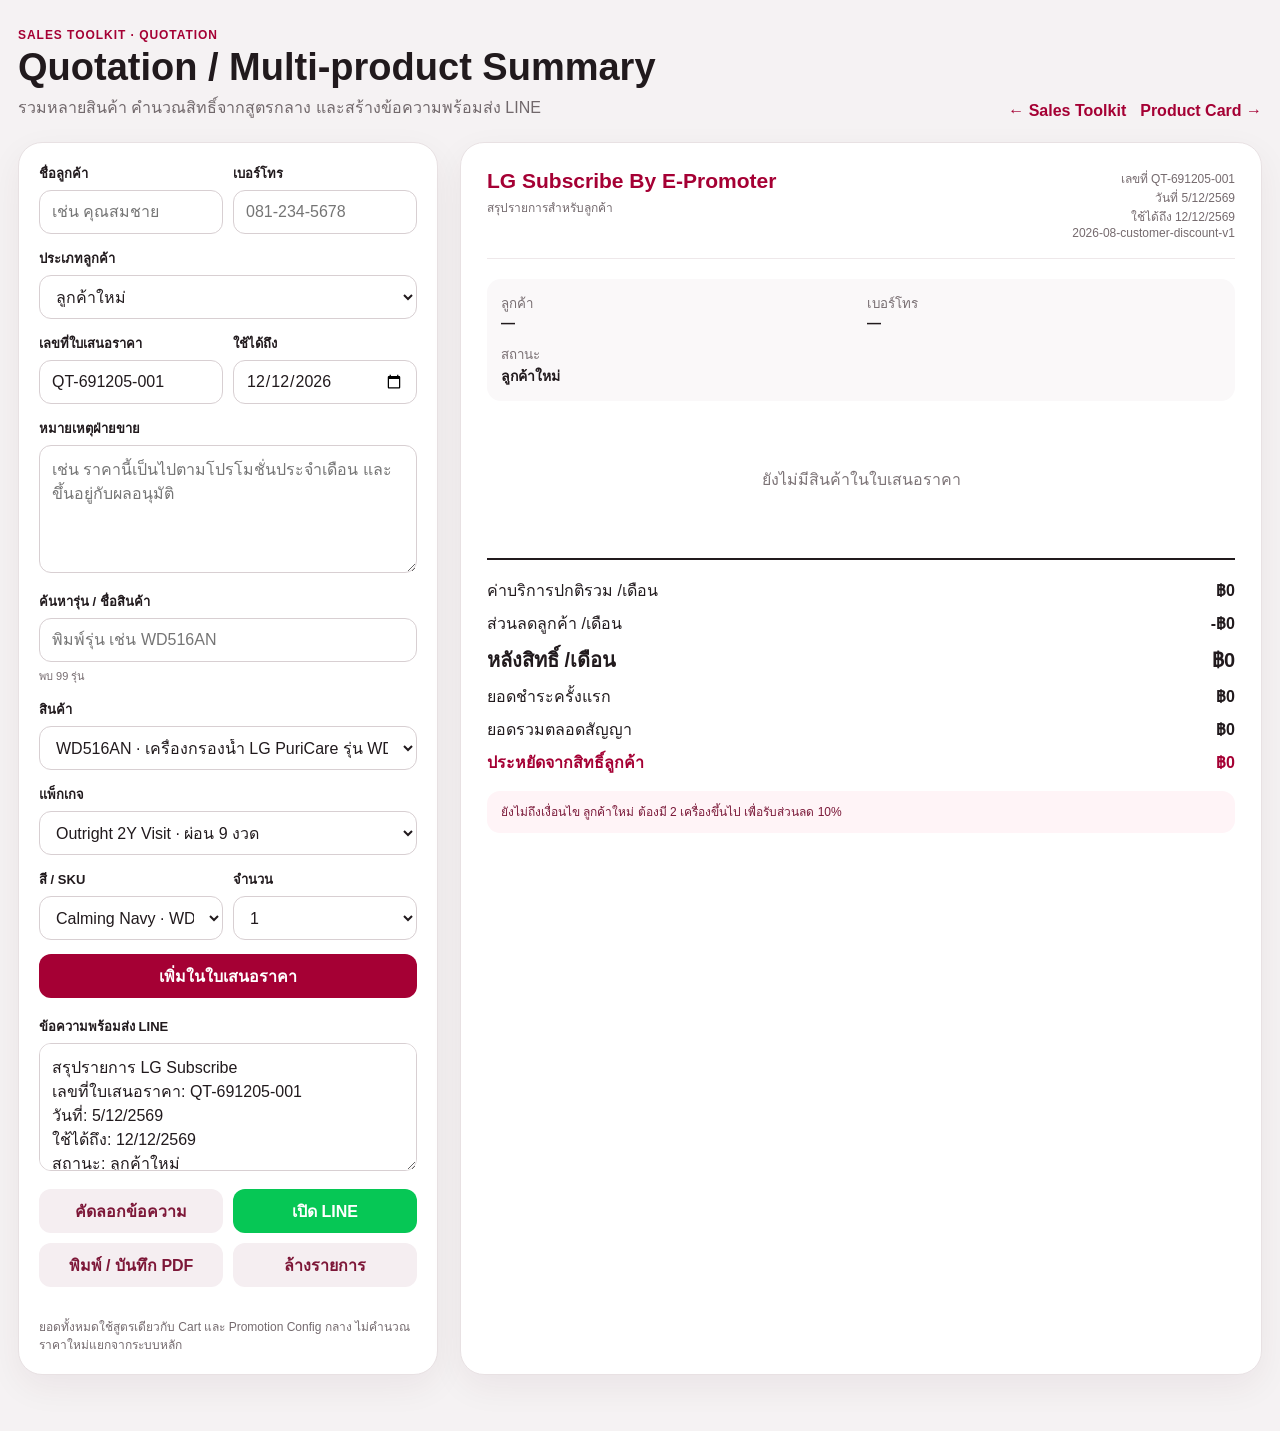
<file: quotation.html>
<!doctype html>
<html lang="th">
<head>
<meta charset="utf-8"><meta name="viewport" content="width=device-width,initial-scale=1">
<title>Quotation Generator · LG Subscribe By E-Promoter</title>
<style>
*{box-sizing:border-box}body{margin:0;background:#f5f2f3;color:#211a1d;font-family:"Segoe UI",Tahoma,sans-serif}.app{max-width:1280px;margin:auto;padding:28px 18px 56px}.head{display:flex;justify-content:space-between;gap:18px;align-items:end;margin-bottom:22px}.eyebrow{color:#a50034;font-size:12px;font-weight:800;letter-spacing:.08em}.head h1{margin:4px 0 0;font-size:clamp(25px,4vw,38px)}.head p{margin:6px 0 0;color:#71686b}.grid{display:grid;grid-template-columns:minmax(300px,420px) 1fr;gap:22px}.panel,.quote{background:#fff;border:1px solid #e8e1e3;border-radius:24px;box-shadow:0 12px 35px rgba(60,24,38,.06)}.panel{padding:20px}.field{margin-bottom:14px}.field label{display:block;font-weight:750;font-size:13px;margin:0 0 6px}.field input,.field select,.field textarea{width:100%;border:1px solid #d8cfd2;border-radius:12px;padding:0 12px;background:#fff;font:inherit;color:inherit}.field input,.field select{min-height:44px}.field textarea{min-height:128px;padding:12px;resize:vertical;line-height:1.5}.row2{display:grid;grid-template-columns:1fr 1fr;gap:10px}.btn{min-height:44px;border:0;border-radius:12px;padding:0 14px;font:inherit;font-weight:800;cursor:pointer}.btn:disabled{opacity:.45;cursor:not-allowed}.btn.primary{background:#a50034;color:#fff}.btn.soft{background:#f5eef1;color:#7d1738}.btn.line{background:#06c755;color:#fff}.actions{display:grid;grid-template-columns:1fr 1fr;gap:10px}.hint{font-size:12px;line-height:1.5;color:#746a6e;margin-top:6px}.quote{padding:26px}.quote-top{display:flex;justify-content:space-between;gap:16px;padding-bottom:18px;border-bottom:1px solid #eee8ea}.brand{font-size:21px;font-weight:850;color:#a50034}.meta{font-size:12px;color:#756a6e;text-align:right}.customer{display:grid;grid-template-columns:1fr 1fr;gap:12px;margin:20px 0;padding:14px;background:#faf8f9;border-radius:14px}.customer small{display:block;color:#786e72}.customer strong{font-size:14px}.items{display:grid;gap:12px}.item{display:grid;grid-template-columns:70px 1fr auto;gap:14px;align-items:center;padding:14px 0;border-bottom:1px solid #eee8ea}.item img{width:70px;height:70px;object-fit:contain;background:#fff}.item-name{font-weight:800;line-height:1.35}.item-sub{font-size:12px;color:#6f6569;line-height:1.45;margin-top:4px}.item-price{text-align:right;font-weight:800;color:#a50034}.remove{margin-top:7px;border:0;background:transparent;color:#a50034;font:inherit;font-size:12px;cursor:pointer}.summary{margin-top:20px;padding-top:18px;border-top:2px solid #211a1d;display:grid;gap:8px}.sum-row{display:flex;justify-content:space-between;gap:16px}.sum-row.total{font-size:20px;font-weight:850}.sum-row.saving{color:#a50034;font-weight:800}.promo-note{margin-top:16px;padding:12px 14px;border-radius:13px;background:#fff4f7;color:#7a1838;font-size:12px;line-height:1.5}.empty{padding:46px 16px;text-align:center;color:#7d7477}.status{min-height:18px;font-size:12px;margin-top:7px;color:#6c6165}.quote-fields{display:grid;grid-template-columns:1fr 1fr;gap:10px}.quote-fields .field{margin:0}.item-edit{display:grid;grid-template-columns:minmax(120px,1fr) 90px;gap:8px;margin-top:8px}.item-edit select{min-height:34px;border:1px solid #d8cfd2;border-radius:9px;padding:0 8px;background:#fff;font:inherit;font-size:12px}.sales-note{margin-top:16px;padding:12px 14px;border:1px solid #eee6e8;border-radius:13px;font-size:12px;line-height:1.55;color:#5f5559;white-space:pre-wrap}.search-hint{font-size:11px;color:#766c70;margin-top:5px}@media(max-width:850px){.grid{grid-template-columns:1fr}.customer{grid-template-columns:1fr}.item{grid-template-columns:58px 1fr}.item img{width:58px;height:58px}.item-price{grid-column:2;text-align:left}.actions{grid-template-columns:1fr}}@media print{body{background:#fff}.app{padding:0;max-width:none}.panel,.head{display:none}.grid{display:block}.quote{box-shadow:none;border:0;border-radius:0;padding:20mm 16mm}.remove{display:none}}
</style>
</head>
<body>
<main class="app">
<header class="head"><div><div class="eyebrow">SALES TOOLKIT · QUOTATION</div><h1>Quotation / Multi-product Summary</h1><p>รวมหลายสินค้า คำนวณสิทธิ์จากสูตรกลาง และสร้างข้อความพร้อมส่ง LINE</p></div><div style="display:flex;gap:14px;flex-wrap:wrap"><a href="sales-toolkit.html" style="color:#a50034;font-weight:800;text-decoration:none">← Sales Toolkit</a><a href="product-card.html" style="color:#a50034;font-weight:800;text-decoration:none">Product Card →</a></div></header>
<div class="grid">
<section class="panel" aria-label="ตัวเลือกใบเสนอราคา">
<div class="row2"><div class="field"><label for="custName">ชื่อลูกค้า</label><input id="custName" placeholder="เช่น คุณสมชาย"></div><div class="field"><label for="custPhone">เบอร์โทร</label><input id="custPhone" inputmode="tel" placeholder="081-234-5678"></div></div>
<div class="field"><label for="customerType">ประเภทลูกค้า</label><select id="customerType"><option value="new">ลูกค้าใหม่</option><option value="old">ลูกค้าเก่า</option></select></div>
<div class="quote-fields"><div class="field"><label for="quoteNoInput">เลขที่ใบเสนอราคา</label><input id="quoteNoInput" placeholder="เช่น QT-260825-001"></div><div class="field"><label for="validUntilInput">ใช้ได้ถึง</label><input id="validUntilInput" type="date"></div></div>
<div class="field" style="margin-top:14px"><label for="salesNoteInput">หมายเหตุฝ่ายขาย</label><textarea id="salesNoteInput" placeholder="เช่น ราคานี้เป็นไปตามโปรโมชั่นประจำเดือน และขึ้นอยู่กับผลอนุมัติ"></textarea></div>
<div class="field"><label for="productSearch">ค้นหารุ่น / ชื่อสินค้า</label><input id="productSearch" placeholder="พิมพ์รุ่น เช่น WD516AN"><div class="search-hint" id="productSearchHint"></div></div>
<div class="field"><label for="productSelect">สินค้า</label><select id="productSelect"></select></div>
<div class="field"><label for="planSelect">แพ็กเกจ</label><select id="planSelect"></select></div>
<div class="row2"><div class="field" id="variantField" hidden><label for="variantSelect">สี / SKU</label><select id="variantSelect"></select></div><div class="field"><label for="qty">จำนวน</label><select id="qty"><option>1</option><option>2</option><option>3</option><option>4</option><option>5</option><option>6</option><option>7</option><option>8</option></select></div></div>
<button class="btn primary" id="addBtn" type="button" style="width:100%">เพิ่มในใบเสนอราคา</button>
<div class="field" style="margin-top:18px"><label for="lineText">ข้อความพร้อมส่ง LINE</label><textarea id="lineText" readonly></textarea></div>
<div class="actions"><button class="btn soft" id="copyBtn" type="button">คัดลอกข้อความ</button><button class="btn line" id="lineBtn" type="button">เปิด LINE</button><button class="btn soft" id="printBtn" type="button">พิมพ์ / บันทึก PDF</button><button class="btn soft" id="clearBtn" type="button">ล้างรายการ</button></div>
<div class="status" id="status" role="status" aria-live="polite"></div>
<div class="hint">ยอดทั้งหมดใช้สูตรเดียวกับ Cart และ Promotion Config กลาง ไม่คำนวณราคาใหม่แยกจากระบบหลัก</div>
</section>
<section class="quote" id="quotePreview">
<div class="quote-top"><div><div class="brand">LG Subscribe By E-Promoter</div><div class="hint">สรุปรายการสำหรับลูกค้า</div></div><div class="meta"><div id="quoteNo"></div><div id="quoteDate"></div><div id="quoteValidUntil"></div><div id="configId"></div></div></div>
<div class="customer"><div><small>ลูกค้า</small><strong id="quoteName">—</strong></div><div><small>เบอร์โทร</small><strong id="quotePhone">—</strong></div><div><small>สถานะ</small><strong id="quoteType">ลูกค้าใหม่</strong></div></div>
<div class="items" id="quoteItems"><div class="empty">ยังไม่มีสินค้าในใบเสนอราคา</div></div>
<div class="summary"><div class="sum-row"><span>ค่าบริการปกติรวม /เดือน</span><strong id="sumMonthly">฿0</strong></div><div class="sum-row"><span>ส่วนลดลูกค้า /เดือน</span><strong id="sumDiscount">-฿0</strong></div><div class="sum-row total"><span>หลังสิทธิ์ /เดือน</span><strong id="sumNet">฿0</strong></div><div class="sum-row"><span>ยอดชำระครั้งแรก</span><strong id="sumFirst">฿0</strong></div><div class="sum-row"><span>ยอดรวมตลอดสัญญา</span><strong id="sumGrand">฿0</strong></div><div class="sum-row saving"><span>ประหยัดจากสิทธิ์ลูกค้า</span><strong id="sumSaving">฿0</strong></div></div>
<div class="promo-note" id="promoNote"></div><div class="sales-note" id="quoteSalesNote" hidden></div>
</section>
</div>
</main>
<script src="products.js"></script><script src="service-cycles.js?v=20260823"></script><script src="calculator-core.js"></script><script src="promotion-config.js?v=20260825-1"></script><script src="product-select.js?v=20260825-promo1"></script>
<script>
(function(){'use strict';
const products=window.LG_PRODUCTS||[],LG=window.LGCalc,SEL=window.FLEXISelect,promo=window.LG_PROMOTION_CONFIG||{};let rows=[];
const ps=document.getElementById('productSelect'),pls=document.getElementById('planSelect'),vs=document.getElementById('variantSelect'),vf=document.getElementById('variantField'),qty=document.getElementById('qty'),ctype=document.getElementById('customerType'),lineText=document.getElementById('lineText'),search=document.getElementById('productSearch'),searchHint=document.getElementById('productSearchHint'),quoteNoInput=document.getElementById('quoteNoInput'),validUntilInput=document.getElementById('validUntilInput'),salesNoteInput=document.getElementById('salesNoteInput');
let visibleProductIndexes=products.map((_,i)=>i);
function money(n){return '฿'+LG.fmtMoney(Number(n)||0)}function esc(s){return String(s||'').replace(/[&<>"']/g,m=>({'&':'&amp;','<':'&lt;','>':'&gt;','"':'&quot;',"'":'&#39;'}[m]))}
function rule(){return promo.customerDiscount&&promo.customerDiscount[ctype.value]||{minItems:ctype.value==='old'?1:2,ratePct:10,label:ctype.value==='old'?'ลูกค้าเก่า':'ลูกค้าใหม่'}}
function defaultQuoteNo(){const d=new Date(),yy=String(d.getFullYear()+543).slice(-2),mm=String(d.getMonth()+1).padStart(2,'0'),dd=String(d.getDate()).padStart(2,'0');return 'QT-'+yy+mm+dd+'-001'}
function defaultValidUntil(){const d=new Date();d.setDate(d.getDate()+7);return d.toISOString().slice(0,10)}
function renderProducts(){const q=search.value.trim().toLowerCase();visibleProductIndexes=products.map((p,i)=>({p,i})).filter(x=>!q||String(x.p.model||'').toLowerCase().includes(q)||String(x.p.name||'').toLowerCase().includes(q)||String(x.p.category||'').toLowerCase().includes(q)).map(x=>x.i);ps.innerHTML=visibleProductIndexes.map(i=>'<option value="'+i+'">'+esc(products[i].model+' · '+products[i].name)+'</option>').join('');searchHint.textContent='พบ '+visibleProductIndexes.length+' รุ่น';const addBtn=document.getElementById('addBtn');addBtn.disabled=!visibleProductIndexes.length;if(visibleProductIndexes.length){document.getElementById('status').textContent='';renderPlans()}else{pls.innerHTML='<option>ไม่มีแพ็กเกจ</option>';pls.disabled=true;vf.hidden=true;document.getElementById('status').textContent='ไม่พบสินค้าที่ตรงกับการค้นหา'}}
function renderPlans(){const p=products[+ps.value||0];pls.disabled=false;pls.innerHTML=(p.plans||[]).map((x,i)=>'<option value="'+i+'">'+esc(x.label||'แผน '+(i+1))+'</option>').join('');const vars=p.variants||[];vf.hidden=!vars.length;vs.innerHTML=vars.map((v,i)=>'<option value="'+i+'">'+esc((v.colorTh||v.color||'สี '+(i+1))+' · '+v.sku)+'</option>').join('')}
function add(){if(!ps.value)return;const p=products[+ps.value],pi=+pls.value||0,count=Math.max(1,+qty.value||1),v=(p.variants||[])[+vs.value||0]||null;rows.push({productIndex:+ps.value,planIndex:pi,qty:count,variant:v});render()}
function items(){const out=[];rows.forEach(r=>{const p=products[r.productIndex],plan=p.plans[r.planIndex];for(let i=0;i<r.qty;i++)out.push(SEL.planToItem(p,plan))});return out}
function totalQty(){return rows.reduce((s,r)=>s+r.qty,0)}
function remove(i){rows.splice(i,1);render()}
function editQty(i,v){rows[i].qty=Math.max(1,Math.min(8,+v||1));render()}
function editPlan(i,v){rows[i].planIndex=+v||0;render()}
window.removeQuoteRow=remove;window.editQuoteQty=editQty;window.editQuotePlan=editPlan;
function render(){
  document.getElementById('quoteName').textContent=document.getElementById('custName').value.trim()||'—';
  document.getElementById('quotePhone').textContent=document.getElementById('custPhone').value.trim()||'—';
  document.getElementById('quoteType').textContent=ctype.value==='old'?'ลูกค้าเก่า':'ลูกค้าใหม่';
  document.getElementById('quoteNo').textContent='เลขที่ '+(quoteNoInput.value.trim()||'—');
  document.getElementById('quoteDate').textContent='วันที่ '+new Date().toLocaleDateString('th-TH');
  document.getElementById('quoteValidUntil').textContent='ใช้ได้ถึง '+(validUntilInput.value?new Date(validUntilInput.value+'T00:00:00').toLocaleDateString('th-TH'):'—');
  document.getElementById('configId').textContent=promo.configId||'';
  const box=document.getElementById('quoteItems');
  if(!rows.length){box.innerHTML='<div class="empty">ยังไม่มีสินค้าในใบเสนอราคา</div>';}else{
    box.innerHTML=rows.map((r,i)=>{const p=products[r.productIndex],pl=LG.normalizePlan(p.plans[r.planIndex]),v=r.variant,price=pl.outright?(pl.advancePayment||pl.price):(pl.postPromoPrice||pl.regular||pl.price),planOptions=(p.plans||[]).map((x,j)=>'<option value="'+j+'"'+(j===r.planIndex?' selected':'')+'>'+esc(x.label||'แผน '+(j+1))+'</option>').join(''),qtyOptions=[1,2,3,4,5,6,7,8].map(n=>'<option value="'+n+'"'+(n===r.qty?' selected':'')+'>'+n+' เครื่อง</option>').join('');return '<div class="item"><img src="'+esc(p.img||'')+'" alt=""><div><div class="item-name">'+esc(p.model+' · '+p.name)+'</div><div class="item-sub">'+esc(pl.label||'')+(v?' · สี '+esc(v.colorTh||v.color||'')+' · SKU '+esc(v.sku):'')+'</div><div class="item-edit"><select aria-label="เปลี่ยนแพ็กเกจ" onchange="editQuotePlan('+i+',this.value)">'+planOptions+'</select><select aria-label="เปลี่ยนจำนวน" onchange="editQuoteQty('+i+',this.value)">'+qtyOptions+'</select></div><button class="remove" onclick="removeQuoteRow('+i+')">ลบรายการ</button></div><div class="item-price">'+money(price)+(pl.outright?'':' /เดือน')+'</div></div>'}).join('');
  }
  const its=items(),info=SEL.comboInfo(ctype.value,totalQty()),cr=info.rate,tMonthly=LG.totalMonthly(its),disc=LG.comboDiscount(tMonthly,cr),net=LG.netMonthly(its,cr),first=LG.firstPaymentTotal(its,cr),grand=LG.grandTotal(its,cr),saving=LG.grandTotalSaving(its,cr);
  document.getElementById('sumMonthly').textContent=money(tMonthly);document.getElementById('sumDiscount').textContent='-'+money(disc);document.getElementById('sumNet').textContent=money(net);document.getElementById('sumFirst').textContent=money(first);document.getElementById('sumGrand').textContent=money(grand);document.getElementById('sumSaving').textContent=money(saving);
  const r=rule();document.getElementById('promoNote').textContent=totalQty()>=r.minItems?'ได้รับสิทธิ์ '+r.label+' ลด '+r.ratePct+'% ตาม Promotion Config ปัจจุบัน':'ยังไม่ถึงเงื่อนไข '+r.label+' ต้องมี '+r.minItems+' เครื่องขึ้นไป เพื่อรับส่วนลด '+r.ratePct+'%';
  const note=salesNoteInput.value.trim(),noteBox=document.getElementById('quoteSalesNote');noteBox.hidden=!note;noteBox.textContent=note?'หมายเหตุฝ่ายขาย: '+note:'';
  lineText.value=buildText(net,first,grand,saving,cr);
}
function buildText(net,first,grand,saving,cr){let s='สรุปรายการ LG Subscribe\n';const name=document.getElementById('custName').value.trim(),phone=document.getElementById('custPhone').value.trim(),quoteNo=quoteNoInput.value.trim(),validUntil=validUntilInput.value,salesNote=salesNoteInput.value.trim();if(quoteNo)s+='เลขที่ใบเสนอราคา: '+quoteNo+'\n';s+='วันที่: '+new Date().toLocaleDateString('th-TH')+'\n';if(validUntil)s+='ใช้ได้ถึง: '+new Date(validUntil+'T00:00:00').toLocaleDateString('th-TH')+'\n';if(name)s+='ลูกค้า: '+name+'\n';if(phone)s+='เบอร์โทร: '+phone+'\n';s+='สถานะ: '+(ctype.value==='old'?'ลูกค้าเก่า':'ลูกค้าใหม่')+'\n\n';rows.forEach((r,i)=>{const p=products[r.productIndex],pl=LG.normalizePlan(p.plans[r.planIndex]);s+=(i+1)+'. '+p.name+' ('+p.model+')\n';if(r.variant)s+='สี: '+(r.variant.colorTh||r.variant.color||'')+' · SKU '+r.variant.sku+'\n';s+='แพ็กเกจ: '+pl.label+'\nจำนวน: '+r.qty+' เครื่อง\n';if(pl.serviceType)s+='บริการ: '+pl.serviceType+(pl.serviceCycle?' · '+pl.serviceCycle:'')+'\n';s+='โปรโมชั่น: '+(pl.promo||'ตามแพ็กเกจที่เลือก')+'\n\n'});s+='รวม '+totalQty()+' เครื่อง\n';s+='ค่าบริการหลังสิทธิ์: '+money(net)+' /เดือน\n';s+='ยอดชำระครั้งแรก: '+money(first)+'\n';s+='ยอดรวมตลอดสัญญา: '+money(grand)+'\n';if(cr>0)s+='ส่วนลดลูกค้า: '+Math.round(cr*100)+'%\nประหยัดจากสิทธิ์: '+money(saving)+'\n';if(salesNote)s+='\nหมายเหตุฝ่ายขาย: '+salesNote+'\n';s+='\nรายละเอียดและเงื่อนไขเป็นไปตามแพ็กเกจที่เลือก';return s}
async function copy(){try{await navigator.clipboard.writeText(lineText.value);document.getElementById('status').textContent='คัดลอกข้อความแล้ว'}catch(e){lineText.select();document.execCommand('copy');document.getElementById('status').textContent='คัดลอกข้อความแล้ว'}}
ps.addEventListener('change',renderPlans);search.addEventListener('input',renderProducts);ctype.addEventListener('change',render);document.getElementById('custName').addEventListener('input',render);document.getElementById('custPhone').addEventListener('input',render);quoteNoInput.addEventListener('input',render);validUntilInput.addEventListener('change',render);salesNoteInput.addEventListener('input',render);document.getElementById('addBtn').addEventListener('click',add);document.getElementById('copyBtn').addEventListener('click',copy);document.getElementById('lineBtn').addEventListener('click',()=>window.open('https://line.me/R/','_blank','noopener'));document.getElementById('printBtn').addEventListener('click',()=>window.print());document.getElementById('clearBtn').addEventListener('click',()=>{rows=[];render()});quoteNoInput.value=defaultQuoteNo();validUntilInput.value=defaultValidUntil();renderProducts();render();
})();
</script>
</body></html>
</file>
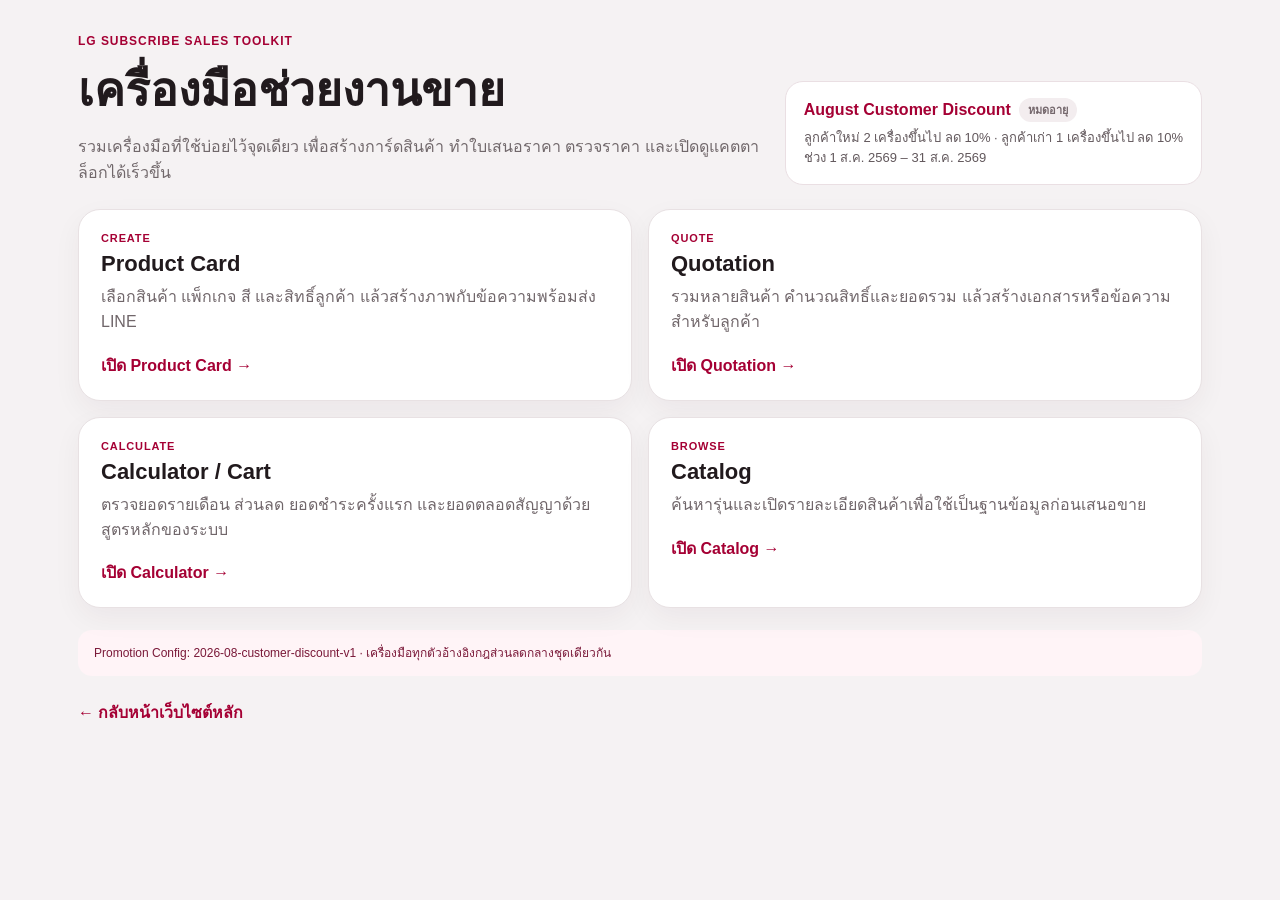
<file: sales-toolkit.html>
<!doctype html>
<html lang="th">
<head>
<meta charset="utf-8"><meta name="viewport" content="width=device-width,initial-scale=1">
<title>Sales Toolkit · LG Subscribe By E-Promoter</title>
<style>
*{box-sizing:border-box}body{margin:0;background:#f5f2f3;color:#211a1d;font-family:"Segoe UI",Tahoma,sans-serif}.app{max-width:1160px;margin:auto;padding:34px 18px 60px}.eyebrow{color:#a50034;font-size:12px;font-weight:800;letter-spacing:.08em}.hero{display:grid;grid-template-columns:1fr auto;gap:24px;align-items:end;margin-bottom:24px}.hero h1{margin:5px 0 8px;font-size:clamp(30px,5vw,46px)}.hero p{margin:0;color:#71686b;max-width:700px;line-height:1.6}.promo{background:#fff;border:1px solid #eadfe3;border-radius:18px;padding:16px 18px;min-width:310px}.promo strong{display:flex;align-items:center;gap:8px;color:#a50034;margin-bottom:6px}.promo div{font-size:13px;line-height:1.55;color:#62585c}.promo-status{display:inline-flex;align-items:center;min-height:24px;padding:0 9px;border-radius:999px;background:#edf8f0;color:#28723b;font-size:11px;font-weight:800}.promo-status.warn{background:#fff2de;color:#8a5a0a}.promo-status.expired{background:#f3edef;color:#74676c}.grid{display:grid;grid-template-columns:repeat(2,minmax(0,1fr));gap:16px}.tool{display:block;background:#fff;border:1px solid #e8e1e3;border-radius:22px;padding:22px;color:inherit;text-decoration:none;box-shadow:0 10px 28px rgba(60,24,38,.05);transition:transform .18s ease,box-shadow .18s ease}.tool:hover{transform:translateY(-2px);box-shadow:0 16px 36px rgba(60,24,38,.09)}.tool:focus-visible{outline:3px solid rgba(165,0,52,.3);outline-offset:3px}.tool .kicker{font-size:11px;font-weight:800;letter-spacing:.08em;color:#a50034}.tool h2{margin:7px 0 8px;font-size:22px}.tool p{margin:0;color:#70666a;line-height:1.55}.tool .cta{margin-top:18px;font-weight:800;color:#a50034}.meta{margin-top:22px;padding:14px 16px;border-radius:14px;background:#fff4f7;color:#7a1838;font-size:12px;line-height:1.5}.back{display:inline-block;margin-top:24px;color:#a50034;font-weight:800;text-decoration:none}@media(max-width:760px){.hero{grid-template-columns:1fr}.promo{min-width:0}.grid{grid-template-columns:1fr}.app{padding-top:24px}}
</style>
</head>
<body>
<main class="app">
<section class="hero">
<div><div class="eyebrow">LG SUBSCRIBE SALES TOOLKIT</div><h1>เครื่องมือช่วยงานขาย</h1><p>รวมเครื่องมือที่ใช้บ่อยไว้จุดเดียว เพื่อสร้างการ์ดสินค้า ทำใบเสนอราคา ตรวจราคา และเปิดดูแคตตาล็อกได้เร็วขึ้น</p></div>
<aside class="promo" aria-label="โปรโมชั่นปัจจุบัน"><strong><span id="campaignName">โปรโมชั่นปัจจุบัน</span><span class="promo-status" id="promoStatus">กำลังตรวจสอบ</span></strong><div id="promoRules"></div><div id="promoDates"></div></aside>
</section>
<section class="grid" aria-label="เครื่องมือฝ่ายขาย">
<a class="tool" href="product-card.html"><div class="kicker">CREATE</div><h2>Product Card</h2><p>เลือกสินค้า แพ็กเกจ สี และสิทธิ์ลูกค้า แล้วสร้างภาพกับข้อความพร้อมส่ง LINE</p><div class="cta">เปิด Product Card →</div></a>
<a class="tool" href="quotation.html"><div class="kicker">QUOTE</div><h2>Quotation</h2><p>รวมหลายสินค้า คำนวณสิทธิ์และยอดรวม แล้วสร้างเอกสารหรือข้อความสำหรับลูกค้า</p><div class="cta">เปิด Quotation →</div></a>
<a class="tool" href="subscribe-store.html"><div class="kicker">CALCULATE</div><h2>Calculator / Cart</h2><p>ตรวจยอดรายเดือน ส่วนลด ยอดชำระครั้งแรก และยอดตลอดสัญญาด้วยสูตรหลักของระบบ</p><div class="cta">เปิด Calculator →</div></a>
<a class="tool" href="products.html"><div class="kicker">BROWSE</div><h2>Catalog</h2><p>ค้นหารุ่นและเปิดรายละเอียดสินค้าเพื่อใช้เป็นฐานข้อมูลก่อนเสนอขาย</p><div class="cta">เปิด Catalog →</div></a>
</section>
<div class="meta" id="configMeta"></div>
<a class="back" href="index.html">← กลับหน้าเว็บไซต์หลัก</a>
</main>
<script src="calculator-core.js"></script><script src="promotion-config.js?v=20260825-1"></script>
<script>
(function(){'use strict';const p=window.LG_PROMOTION_CONFIG||{},LG=window.LGCalc||{},n=p.customerDiscount&&p.customerDiscount.new,o=p.customerDiscount&&p.customerDiscount.old,status=document.getElementById('promoStatus');function fmtBE(s){const d=LG.parseBEDate?LG.parseBEDate(s):null;return d?d.toLocaleDateString('th-TH',{day:'numeric',month:'short',year:'numeric'}):s||''}document.getElementById('campaignName').textContent=p.campaignName||'โปรโมชั่นปัจจุบัน';document.getElementById('promoRules').textContent=n&&o?'ลูกค้าใหม่ '+n.minItems+' เครื่องขึ้นไป ลด '+n.ratePct+'% · ลูกค้าเก่า '+o.minItems+' เครื่องขึ้นไป ลด '+o.ratePct+'%':'ยังไม่มีข้อมูลกฎส่วนลด';document.getElementById('promoDates').textContent=p.dateStart&&p.dateEnd?'ช่วง '+fmtBE(p.dateStart)+' – '+fmtBE(p.dateEnd):'';if(p.dateStart&&p.dateEnd&&LG.parseBEDate){const now=new Date(),start=LG.parseBEDate(p.dateStart),end=LG.parseBEDate(p.dateEnd);end&&end.setHours(23,59,59,999);if(start&&now<start){status.textContent='ยังไม่เริ่ม';status.className='promo-status warn'}else if(end&&now>end){status.textContent='หมดอายุ';status.className='promo-status expired'}else{status.textContent='ใช้งานอยู่';status.className='promo-status'}}else{status.textContent='ไม่ระบุช่วง';status.className='promo-status warn'}document.getElementById('configMeta').textContent='Promotion Config: '+(p.configId||'ไม่ระบุ')+' · เครื่องมือทุกตัวอ้างอิงกฎส่วนลดกลางชุดเดียวกัน';})();
</script>
</body>
</html>
</file>
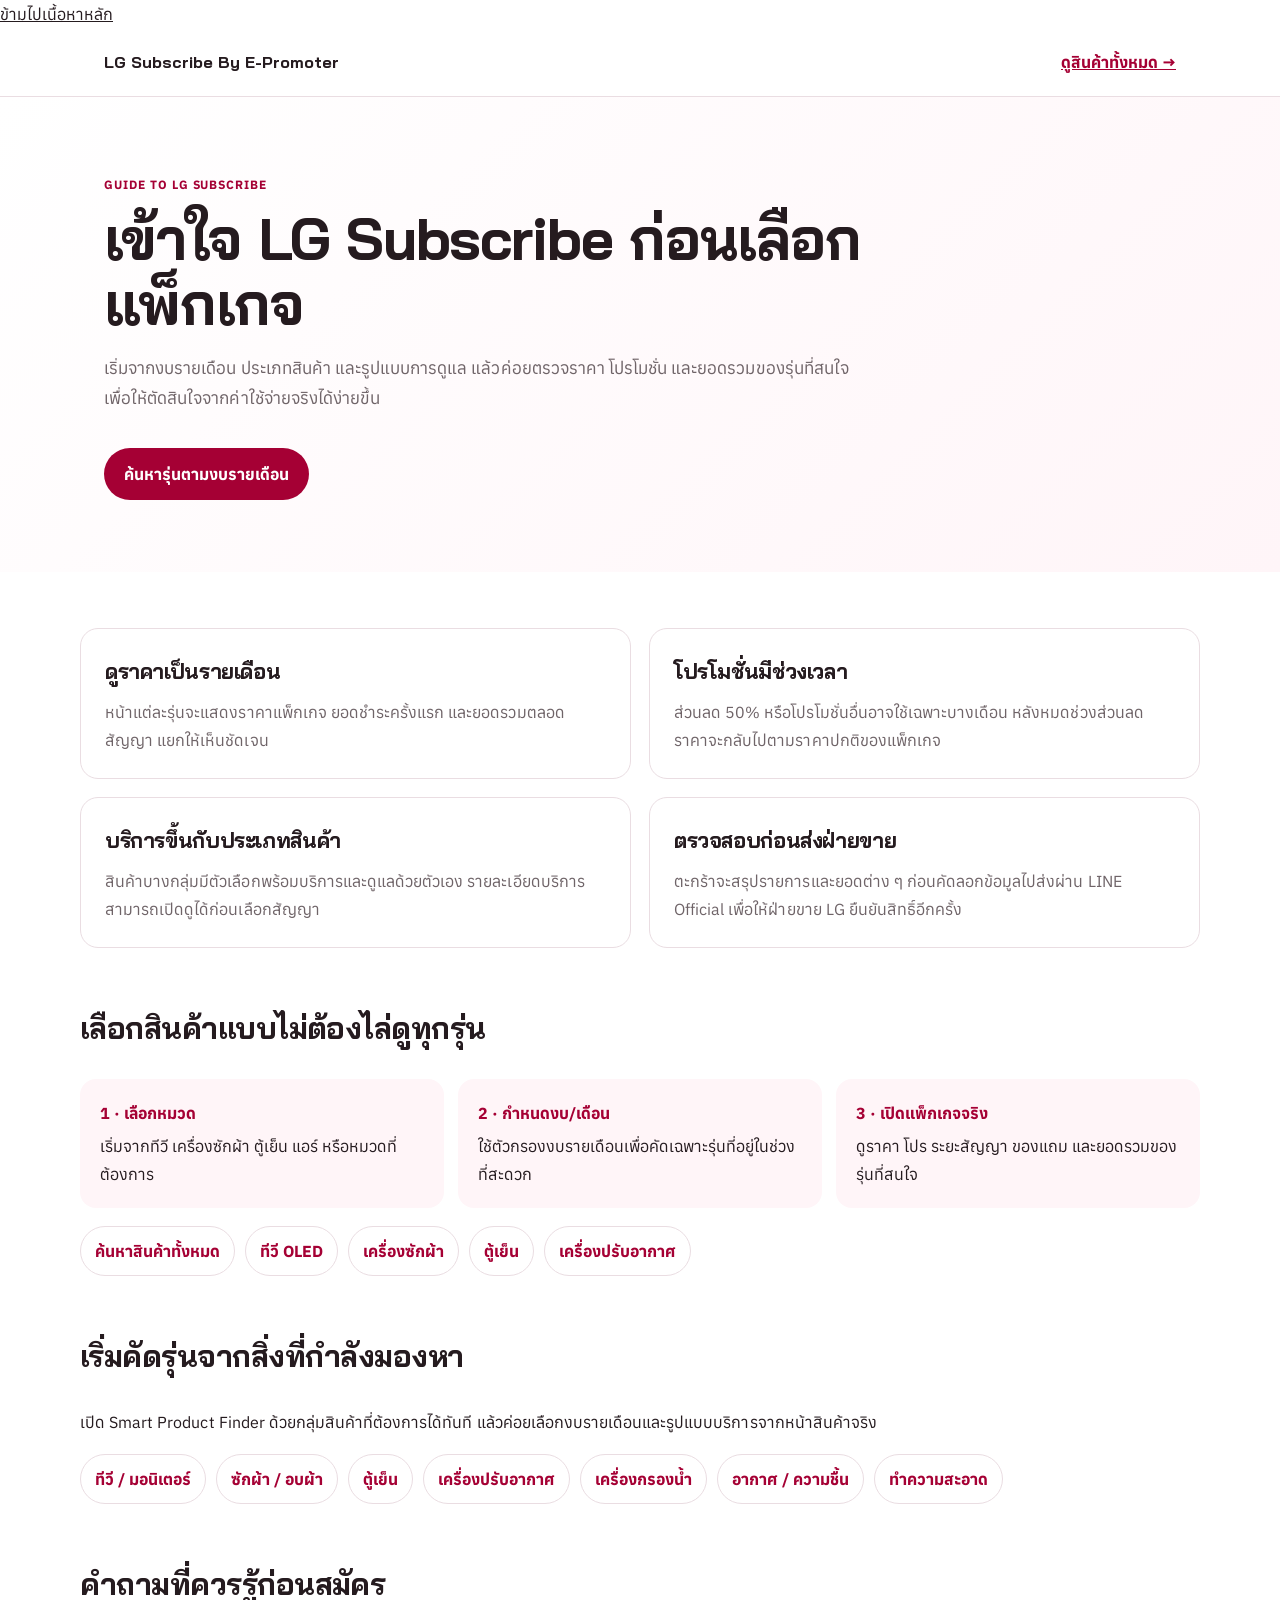
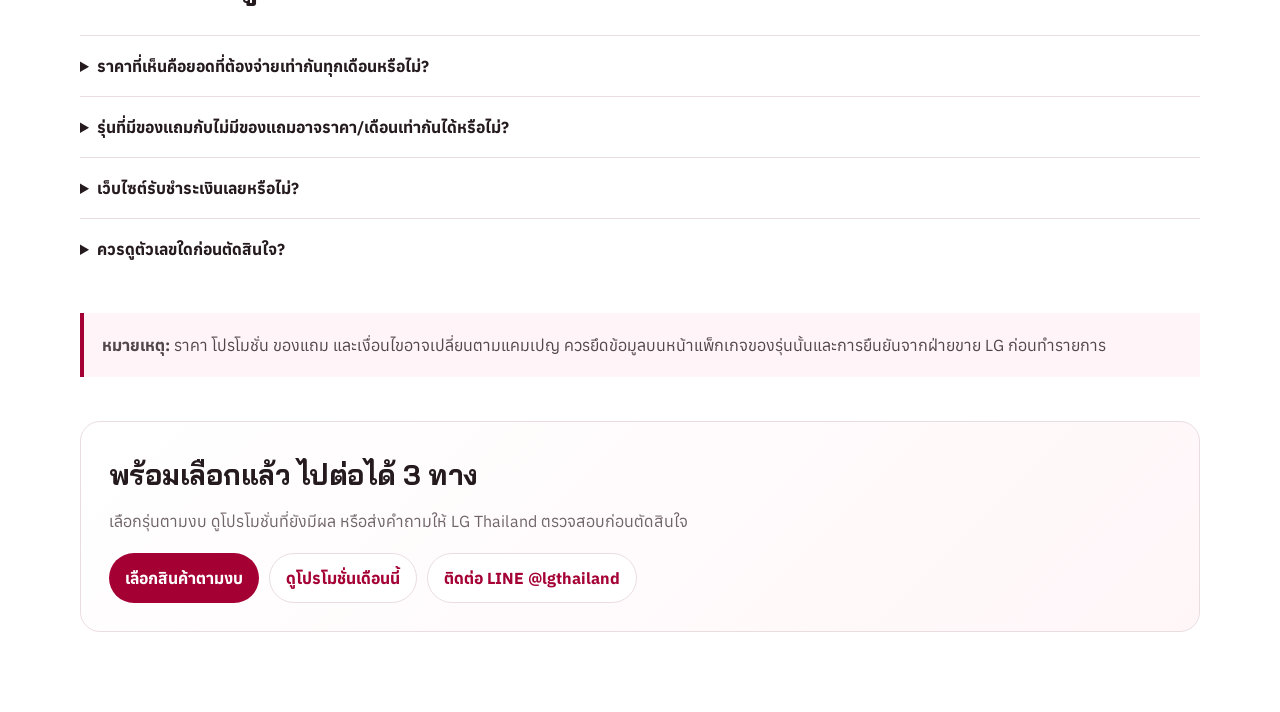
<file: subscribe-guide.html>
<!doctype html>
<html lang="th">
<head>
  <meta charset="utf-8">
  <meta name="viewport" content="width=device-width,initial-scale=1">
  <title>LG Subscribe คืออะไร | คู่มือเลือกเครื่องใช้ไฟฟ้ารายเดือน</title>
  <meta name="description" content="คู่มือ LG Subscribe อธิบายค่าใช้จ่ายรายเดือน ระยะสัญญา บริการ โปรโมชั่น และวิธีเลือกเครื่องใช้ไฟฟ้าให้เหมาะกับงบ ก่อนดูแพ็กเกจจริงของแต่ละรุ่น">
  <meta name="theme-color" content="#A50034">
  <link rel="canonical" href="https://eakkapantanyanon.github.io/lg-subscribe-store/subscribe-guide.html">
  <link rel="icon" href="data:image/svg+xml,%3Csvg xmlns='http://www.w3.org/2000/svg' viewBox='0 0 32 32'%3E%3Ccircle cx='16' cy='16' r='16' fill='%23A50034'/%3E%3Ctext x='16' y='21' text-anchor='middle' font-family='Arial' font-size='14' font-weight='700' fill='white'%3ELG%3C/text%3E%3C/svg%3E">
  <meta property="og:title" content="LG Subscribe คืออะไร | คู่มือเลือกแพ็กเกจ">
  <meta property="og:description" content="เข้าใจราคา/เดือน โปรโมชั่น บริการ และยอดรวมก่อนเลือก LG Subscribe">
  <meta property="og:type" content="website">
  <meta property="og:url" content="https://eakkapantanyanon.github.io/lg-subscribe-store/subscribe-guide.html">
  <meta property="og:image" content="https://eakkapantanyanon.github.io/lg-subscribe-store/images/hero-8-d.webp">
  <meta name="twitter:card" content="summary_large_image">
  <meta name="twitter:title" content="LG Subscribe คืออะไร | คู่มือเลือกแพ็กเกจ">
  <meta name="twitter:description" content="เข้าใจราคา/เดือน โปรโมชั่น บริการ และยอดรวมก่อนเลือก LG Subscribe">
  <meta name="twitter:image" content="https://eakkapantanyanon.github.io/lg-subscribe-store/images/hero-8-d.webp">
<script type="application/ld+json">{"@context":"https://schema.org","@type":"BreadcrumbList","itemListElement":[{"@type":"ListItem","position":1,"name":"หน้าหลัก","item":"https://eakkapantanyanon.github.io/lg-subscribe-store/"},{"@type":"ListItem","position":2,"name":"คู่มือ LG Subscribe","item":"https://eakkapantanyanon.github.io/lg-subscribe-store/subscribe-guide.html"}]}</script>
<script type="application/ld+json">{"@context":"https://schema.org","@type":"FAQPage","mainEntity":[{"@type":"Question","name":"ราคาที่เห็นคือยอดที่ต้องจ่ายเท่ากันทุกเดือนหรือไม่?","acceptedAnswer":{"@type":"Answer","text":"ไม่จำเป็น บางแพ็กเกจมีส่วนลดเฉพาะช่วงหรือมีการชำระล่วงหน้า ควรดูตารางราคาแต่ละช่วงบนหน้าสินค้าก่อนตัดสินใจ"}},{"@type":"Question","name":"รุ่นที่มีของแถมกับไม่มีของแถมอาจราคา/เดือนเท่ากันได้หรือไม่?","acceptedAnswer":{"@type":"Answer","text":"ได้ แพ็กเกจอาจมีราคาปกติต่อเดือนเท่ากัน แต่จำนวนเดือนที่ได้รับส่วนลดหรือของแถมต่างกัน จึงควรดูเงื่อนไขของแพ็กเกจนั้นโดยตรง"}},{"@type":"Question","name":"เว็บไซต์รับชำระเงินเลยหรือไม่?","acceptedAnswer":{"@type":"Answer","text":"ไม่ หน้าเว็บใช้สำหรับเลือกสินค้า คำนวณ และเตรียมรายการ จากนั้นฝ่ายขาย LG จะตรวจสอบและยืนยันขั้นตอนผ่านช่องทางที่ระบุ"}},{"@type":"Question","name":"ควรดูตัวเลขใดก่อนตัดสินใจ?","acceptedAnswer":{"@type":"Answer","text":"ดูอย่างน้อย 4 จุด: ราคาต่อเดือนในช่วงปัจจุบัน ราคาหลังหมดโปร ยอดชำระครั้งแรก และยอดรวมตลอดสัญญา"}}]}</script>
  <link rel="preconnect" href="https://www.lg.com" crossorigin>
  <link rel="preconnect" href="https://fonts.googleapis.com">
  <link rel="preconnect" href="https://fonts.gstatic.com" crossorigin>
  <link rel="stylesheet" href="https://fonts.googleapis.com/css2?family=Anuphan:wght@400;500;600;700&family=Bai+Jamjuree:wght@600;700&display=swap">
  <link rel="stylesheet" href="premium.css?v=11">
  <style>
    :root{--brand:#a50034;--ink:#251b1f;--muted:#6f6468;--soft:#fff5f8;--line:#eadde2}*{box-sizing:border-box}body{margin:0;color:var(--ink);font-family:"Anuphan","Noto Sans Thai",sans-serif;line-height:1.75}a{color:inherit}.shell{width:min(1120px,100%);margin:auto;padding:0 24px}.top{border-bottom:1px solid var(--line);background:#fff;position:sticky;top:0;z-index:10}.top .shell{min-height:68px;display:flex;align-items:center;justify-content:space-between;gap:20px}.brand{font-family:"Bai Jamjuree",sans-serif;font-weight:700;text-decoration:none}.back{color:var(--brand);font-weight:700}.hero{padding:72px 0;background:linear-gradient(135deg,#fff,var(--soft))}.eyebrow{color:var(--brand);font-size:12px;font-weight:700;letter-spacing:.08em}.hero h1{max-width:800px;margin:10px 0 16px;font-family:"Bai Jamjuree",sans-serif;font-size:clamp(34px,5vw,58px);line-height:1.12}.hero p{max-width:760px;color:var(--muted);font-size:17px}.cta{display:inline-flex;margin-top:18px;padding:12px 20px;border-radius:999px;background:var(--brand);color:#fff;text-decoration:none;font-weight:700}.content{padding:56px 0 80px}.grid{display:grid;grid-template-columns:repeat(2,minmax(0,1fr));gap:18px}.card{padding:24px;border:1px solid var(--line);border-radius:18px;background:#fff}.card h2{margin:0 0 8px;font-family:"Bai Jamjuree",sans-serif;font-size:21px}.card p{margin:0;color:var(--muted)}.section{margin-top:54px}.section h2{font-family:"Bai Jamjuree",sans-serif;font-size:30px}.steps{display:grid;grid-template-columns:repeat(3,1fr);gap:14px}.step{padding:20px;border-radius:16px;background:var(--soft)}.step b{display:block;color:var(--brand);margin-bottom:5px}.faq details{border-top:1px solid var(--line);padding:16px 0}.faq summary{cursor:pointer;font-weight:700}.faq p{color:var(--muted)}.note{margin-top:34px;padding:18px;border-left:4px solid var(--brand);background:var(--soft);color:#51474b}.links{display:flex;flex-wrap:wrap;gap:10px;margin-top:18px}.links a{padding:10px 14px;border:1px solid var(--line);border-radius:999px;color:var(--brand);text-decoration:none;font-weight:700}.decision-cta{margin-top:44px;padding:28px;border:1px solid var(--line);border-radius:20px;background:linear-gradient(135deg,#fff,#fff6f8)}.decision-cta h2{margin:0 0 8px;font-family:"Bai Jamjuree",sans-serif;font-size:28px}.decision-cta p{margin:0;color:var(--muted)}.decision-actions{display:flex;flex-wrap:wrap;gap:10px;margin-top:18px}.decision-actions a{display:inline-flex;align-items:center;justify-content:center;min-height:44px;padding:10px 16px;border-radius:999px;text-decoration:none;font-weight:700}.decision-actions .primary{background:var(--brand);color:#fff}.decision-actions .secondary{border:1px solid var(--line);color:var(--brand);background:#fff}@media(max-width:700px){.grid,.steps{grid-template-columns:1fr}.hero{padding:50px 0}.top .shell{min-height:60px}.brand{font-size:14px}.back{font-size:12px}.decision-cta{padding:22px}.decision-actions a{width:100%}}
  </style>
</head>
<body data-page="guide">
<a class="skip-link" href="#mainContent">ข้ามไปเนื้อหาหลัก</a>
<header class="top"><div class="shell"><a class="brand" href="index.html">LG Subscribe By E-Promoter</a><a class="back" href="products.html">ดูสินค้าทั้งหมด →</a></div></header>
<main id="mainContent" tabindex="-1">
<section class="hero"><div class="shell"><span class="eyebrow">GUIDE TO LG SUBSCRIBE</span><h1>เข้าใจ LG Subscribe ก่อนเลือกแพ็กเกจ</h1><p>เริ่มจากงบรายเดือน ประเภทสินค้า และรูปแบบการดูแล แล้วค่อยตรวจราคา โปรโมชั่น และยอดรวมของรุ่นที่สนใจ เพื่อให้ตัดสินใจจากค่าใช้จ่ายจริงได้ง่ายขึ้น</p><a class="cta" href="products.html">ค้นหารุ่นตามงบรายเดือน</a></div></section>
<div class="shell content">
<section class="grid" aria-label="ข้อมูลสำคัญก่อนสมัคร">
<article class="card"><h2>ดูราคาเป็นรายเดือน</h2><p>หน้าแต่ละรุ่นจะแสดงราคาแพ็กเกจ ยอดชำระครั้งแรก และยอดรวมตลอดสัญญา แยกให้เห็นชัดเจน</p></article>
<article class="card"><h2>โปรโมชั่นมีช่วงเวลา</h2><p>ส่วนลด 50% หรือโปรโมชั่นอื่นอาจใช้เฉพาะบางเดือน หลังหมดช่วงส่วนลดราคาจะกลับไปตามราคาปกติของแพ็กเกจ</p></article>
<article class="card"><h2>บริการขึ้นกับประเภทสินค้า</h2><p>สินค้าบางกลุ่มมีตัวเลือกพร้อมบริการและดูแลด้วยตัวเอง รายละเอียดบริการสามารถเปิดดูได้ก่อนเลือกสัญญา</p></article>
<article class="card"><h2>ตรวจสอบก่อนส่งฝ่ายขาย</h2><p>ตะกร้าจะสรุปรายการและยอดต่าง ๆ ก่อนคัดลอกข้อมูลไปส่งผ่าน LINE Official เพื่อให้ฝ่ายขาย LG ยืนยันสิทธิ์อีกครั้ง</p></article>
</section>
<section class="section"><h2>เลือกสินค้าแบบไม่ต้องไล่ดูทุกรุ่น</h2><div class="steps"><div class="step"><b>1 · เลือกหมวด</b>เริ่มจากทีวี เครื่องซักผ้า ตู้เย็น แอร์ หรือหมวดที่ต้องการ</div><div class="step"><b>2 · กำหนดงบ/เดือน</b>ใช้ตัวกรองงบรายเดือนเพื่อคัดเฉพาะรุ่นที่อยู่ในช่วงที่สะดวก</div><div class="step"><b>3 · เปิดแพ็กเกจจริง</b>ดูราคา โปร ระยะสัญญา ของแถม และยอดรวมของรุ่นที่สนใจ</div></div><div class="links"><a href="products.html">ค้นหาสินค้าทั้งหมด</a><a href="products.html?q=OLED">ทีวี OLED</a><a href="products.html?q=เครื่องซักผ้า">เครื่องซักผ้า</a><a href="products.html?q=ตู้เย็น">ตู้เย็น</a><a href="products.html?q=เครื่องปรับอากาศ">เครื่องปรับอากาศ</a></div></section>
<section class="section"><h2>เริ่มคัดรุ่นจากสิ่งที่กำลังมองหา</h2><p>เปิด Smart Product Finder ด้วยกลุ่มสินค้าที่ต้องการได้ทันที แล้วค่อยเลือกงบรายเดือนและรูปแบบบริการจากหน้าสินค้าจริง</p><div class="links"><a href="products.html?sf_group=tv">ทีวี / มอนิเตอร์</a><a href="products.html?sf_group=laundry">ซักผ้า / อบผ้า</a><a href="products.html?sf_group=fridge">ตู้เย็น</a><a href="products.html?sf_group=ac">เครื่องปรับอากาศ</a><a href="products.html?sf_group=water">เครื่องกรองน้ำ</a><a href="products.html?sf_group=air">อากาศ / ความชื้น</a><a href="products.html?sf_group=clean">ทำความสะอาด</a></div></section>
<section class="section faq"><h2>คำถามที่ควรรู้ก่อนสมัคร</h2><details><summary>ราคาที่เห็นคือยอดที่ต้องจ่ายเท่ากันทุกเดือนหรือไม่?</summary><p>ไม่จำเป็น บางแพ็กเกจมีส่วนลดเฉพาะช่วงหรือมีการชำระล่วงหน้า ควรดูตารางราคาแต่ละช่วงบนหน้าสินค้าก่อนตัดสินใจ</p></details><details><summary>รุ่นที่มีของแถมกับไม่มีของแถมอาจราคา/เดือนเท่ากันได้หรือไม่?</summary><p>ได้ แพ็กเกจอาจมีราคาปกติต่อเดือนเท่ากัน แต่จำนวนเดือนที่ได้รับส่วนลดหรือของแถมต่างกัน จึงควรดูเงื่อนไขของแพ็กเกจนั้นโดยตรง</p></details><details><summary>เว็บไซต์รับชำระเงินเลยหรือไม่?</summary><p>ไม่ หน้าเว็บใช้สำหรับเลือกสินค้า คำนวณ และเตรียมรายการ จากนั้นฝ่ายขาย LG จะตรวจสอบและยืนยันขั้นตอนผ่านช่องทางที่ระบุ</p></details><details><summary>ควรดูตัวเลขใดก่อนตัดสินใจ?</summary><p>ดูอย่างน้อย 4 จุด: ราคาต่อเดือนในช่วงปัจจุบัน ราคาหลังหมดโปร ยอดชำระครั้งแรก และยอดรวมตลอดสัญญา</p></details></section>
<div class="note"><strong>หมายเหตุ:</strong> ราคา โปรโมชั่น ของแถม และเงื่อนไขอาจเปลี่ยนตามแคมเปญ ควรยึดข้อมูลบนหน้าแพ็กเกจของรุ่นนั้นและการยืนยันจากฝ่ายขาย LG ก่อนทำรายการ</div>
<section class="decision-cta" aria-labelledby="decisionTitle"><h2 id="decisionTitle">พร้อมเลือกแล้ว ไปต่อได้ 3 ทาง</h2><p>เลือกรุ่นตามงบ ดูโปรโมชั่นที่ยังมีผล หรือส่งคำถามให้ LG Thailand ตรวจสอบก่อนตัดสินใจ</p><div class="decision-actions"><a class="primary" data-guide-action="catalog" href="products.html">เลือกสินค้าตามงบ</a><a class="secondary" data-guide-action="promotions" href="promotions.html#official-campaigns">ดูโปรโมชั่นเดือนนี้</a><a class="secondary" data-guide-action="line" href="https://line.me/R/ti/p/@lgthailand" target="_blank" rel="noopener">ติดต่อ LINE @lgthailand</a></div></section>
</div>
</main>
<script src="analytics.js?v=ga4-4" defer></script>
</body>
</html>
</file>
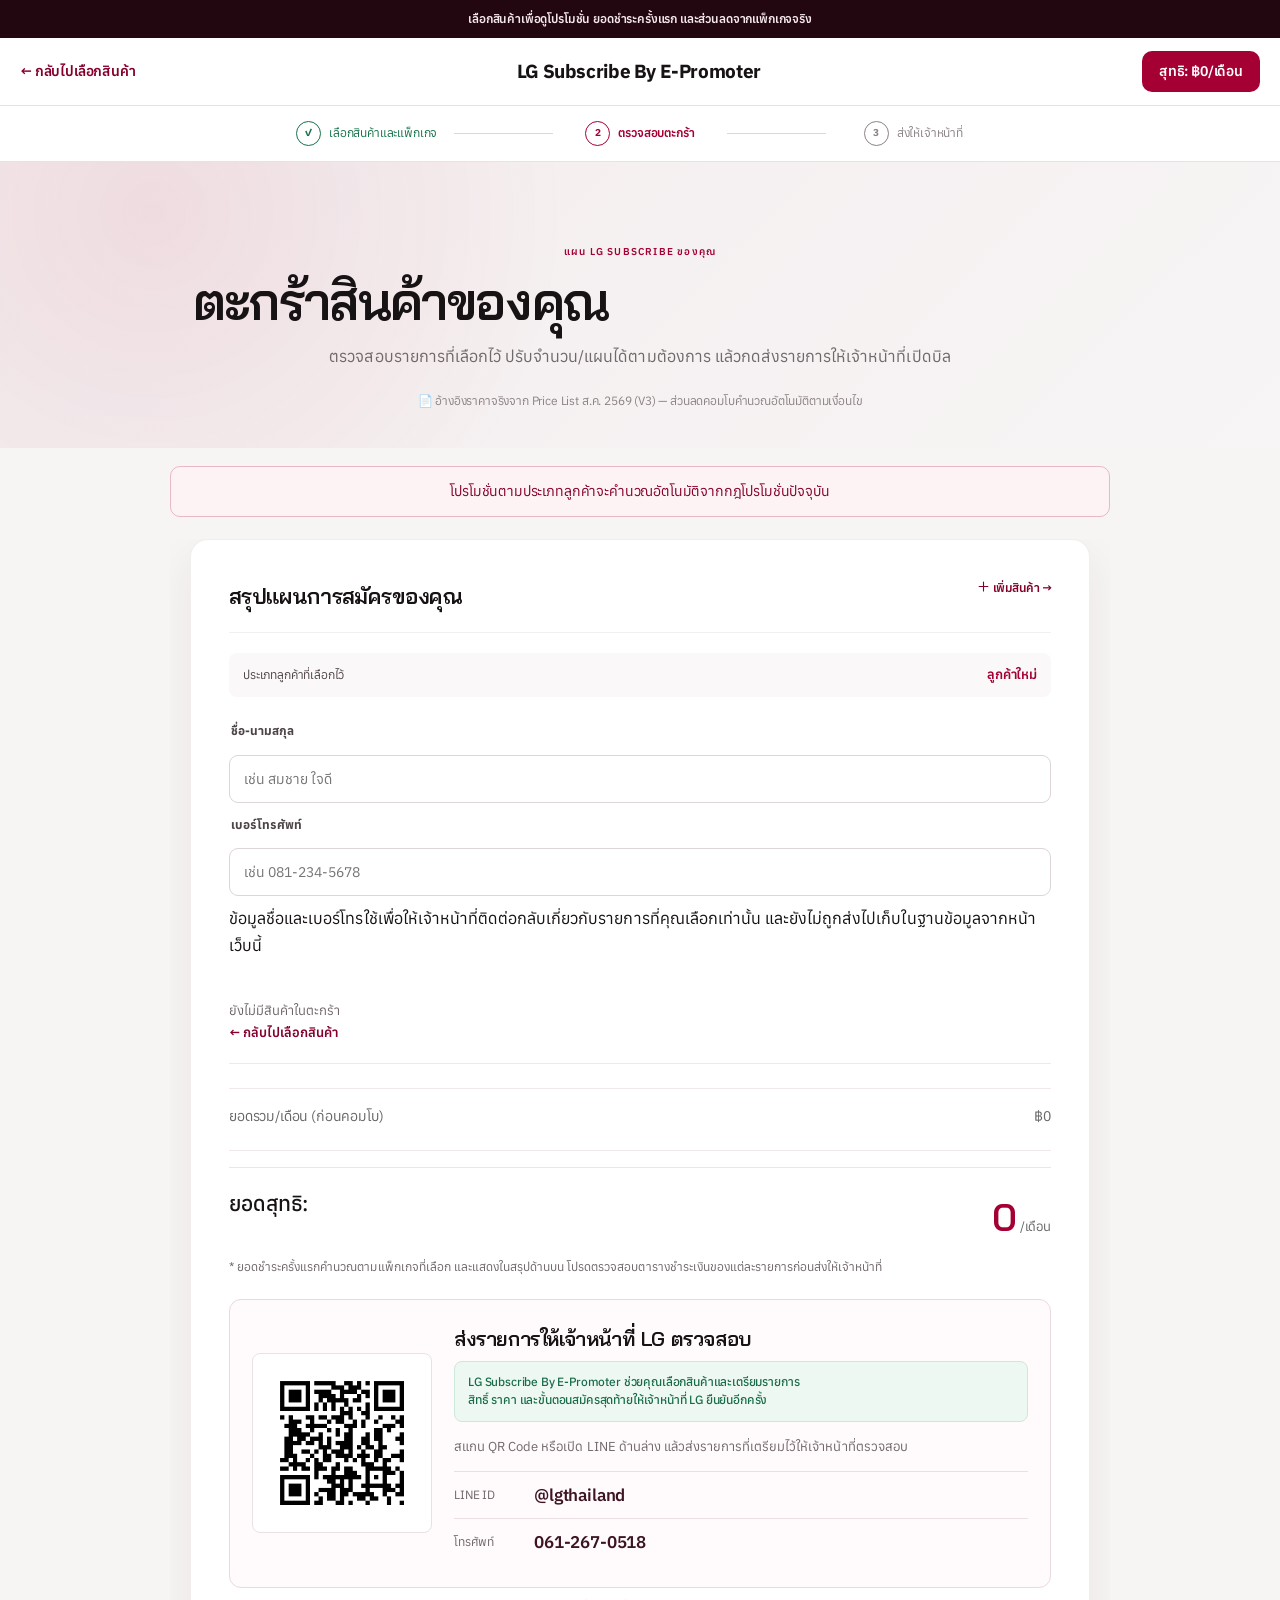
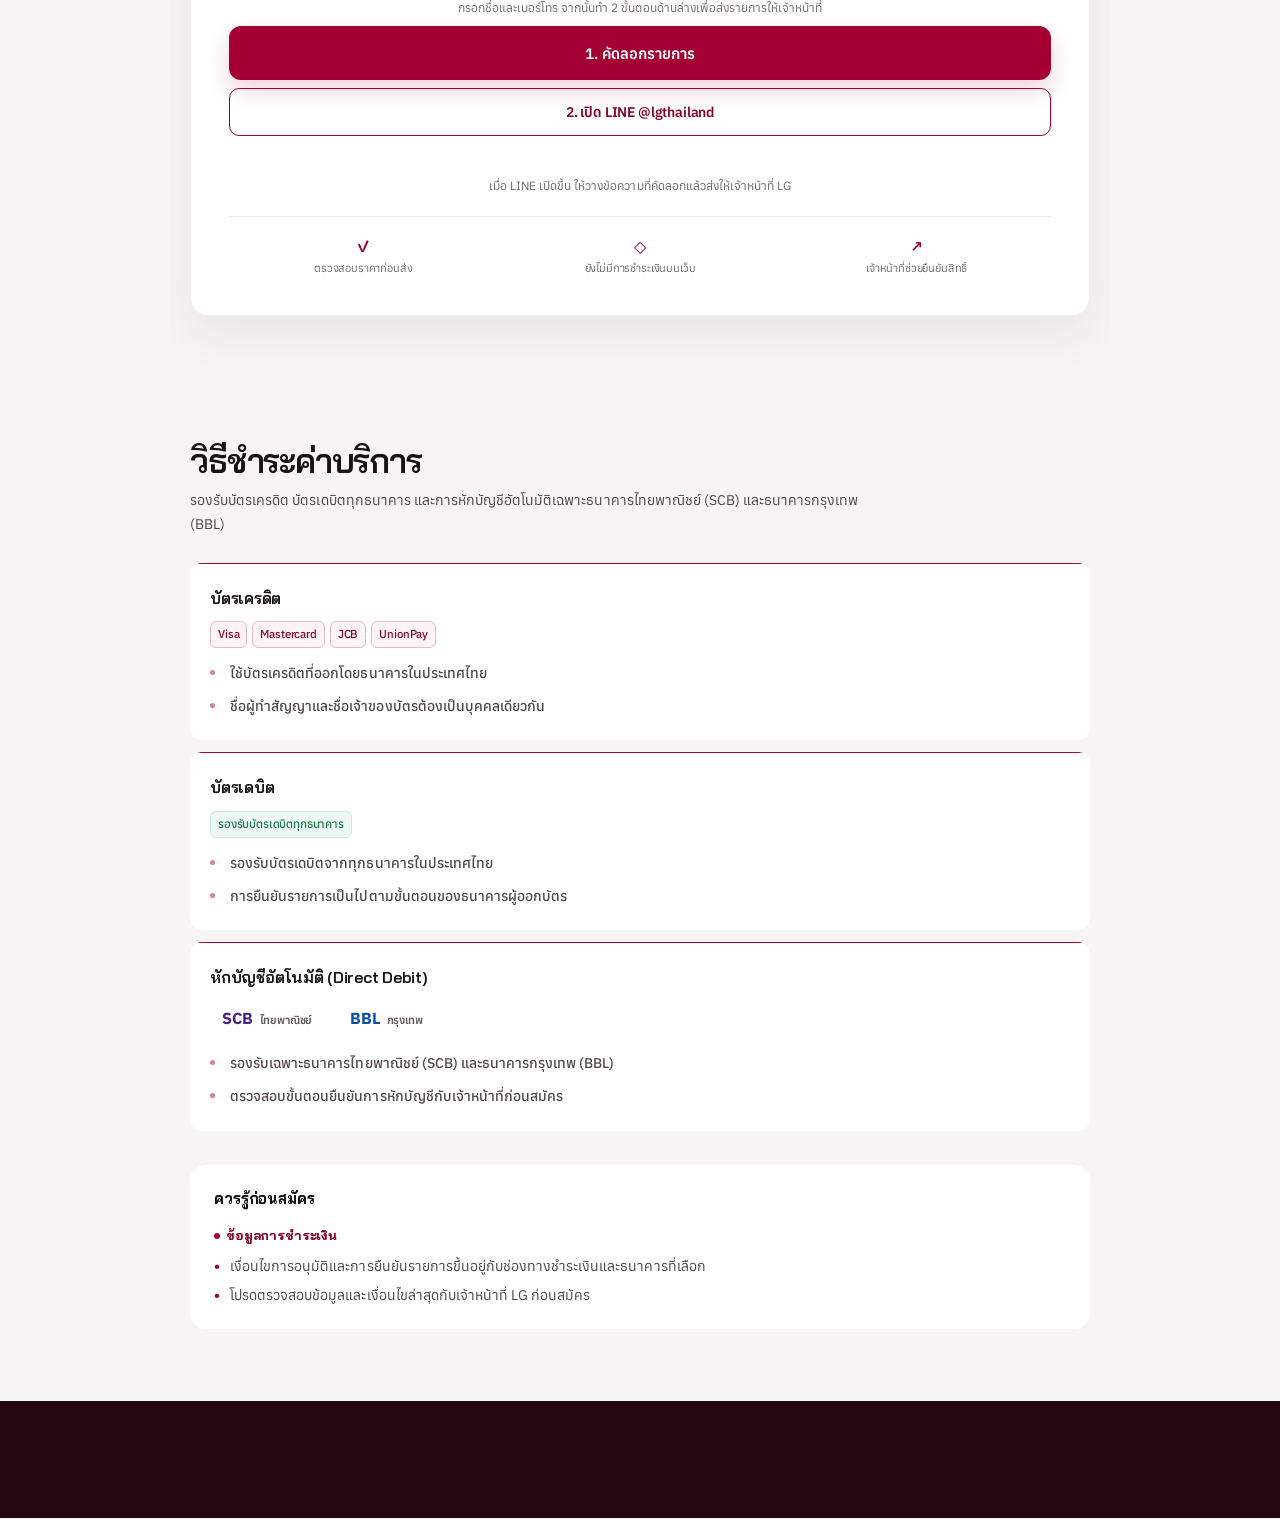
<file: subscribe-store.html>
<!DOCTYPE html>
<html lang="th">
<head>
    <meta charset="UTF-8">
    <meta name="viewport" content="width=device-width, initial-scale=1.0">
    <meta name="description" content="ตรวจสอบตะกร้า LG Subscribe เปลี่ยนแผน ดูยอดชำระและส่วนลดคอมโบ ก่อนส่งรายการ LG Subscribe By E-Promoter ให้เจ้าหน้าที่">
    <meta name="robots" content="noindex,follow">
    <meta name="theme-color" content="#A50034">
    <link rel="canonical" href="https://eakkapantanyanon.github.io/lg-subscribe-store/subscribe-store.html">
    <link rel="icon" href="data:image/svg+xml,%3Csvg xmlns='http://www.w3.org/2000/svg' viewBox='0 0 32 32'%3E%3Ccircle cx='16' cy='16' r='16' fill='%23A50034'/%3E%3Ctext x='16' y='21' text-anchor='middle' font-family='Arial' font-size='14' font-weight='700' fill='white'%3ELG%3C/text%3E%3C/svg%3E">
    <meta property="og:title" content="LG Subscribe By E-Promoter — ตะกร้าสินค้า LG Subscribe">
    <meta property="og:description" content="ตรวจสอบตะกร้า LG Subscribe เปลี่ยนแผน ดูยอดชำระและส่วนลดคอมโบก่อนส่งรายการให้เจ้าหน้าที่">
    <meta property="og:type" content="website">
    <meta property="og:url" content="https://eakkapantanyanon.github.io/lg-subscribe-store/subscribe-store.html">
    <link rel="preconnect" href="https://www.lg.com" crossorigin>
    <link rel="preconnect" href="https://fonts.googleapis.com">
    <link rel="preconnect" href="https://fonts.gstatic.com" crossorigin>
    <link rel="stylesheet" href="https://fonts.googleapis.com/css2?family=Anuphan:wght@300;400;500;600;700&family=Bai+Jamjuree:wght@500;600;700&display=swap">
    <title>LG Subscribe By E-Promoter — ตะกร้าสินค้า LG Subscribe</title>
    <style>
        :root {
            --accent: #2563eb;
            --accent-soft: #eff6ff;
            --accent-border: #bfdbfe;
            --accent-text: #1e40af;
            --accent-glow: rgba(37, 99, 235, 0.15);
        }
        body.theme-orange {
            --accent: #e67e22;
            --accent-soft: #fff7ed;
            --accent-border: #fde3c4;
            --accent-text: #9a5b13;
            --accent-glow: rgba(230, 126, 34, 0.18);
        }
        * { margin: 0; padding: 0; box-sizing: border-box; font-family: 'Anuphan', 'Noto Sans Thai', Tahoma, 'Segoe UI', sans-serif; }
        :focus-visible { outline: 3px solid rgba(165,0,52,.35); outline-offset: 3px; }
        .skip-link { position: fixed; left: 12px; top: -60px; z-index: 1200; background: #fff; color: #85002a; padding: 10px 16px; border-radius: 8px; font-weight: 700; }
        .skip-link:focus { top: 12px; }

        body { background-color: #fafafa; color: #222; line-height: 1.6; }

        /* ---- Header ---- */
        header {
            background-color: #fff;
            border-bottom: 1px solid #f0f0f0;
            position: sticky;
            top: 0;
            z-index: 100;
        }
        .nav-container {
            max-width: 1280px;
            margin: 0 auto;
            display: flex;
            justify-content: space-between;
            align-items: center;
            padding: 18px 20px;
        }
        .logo { font-size: 22px; font-weight: 700; letter-spacing: 2px; }
        .logo span { color: var(--accent); }
        .sub-summary-box {
            background-color: #111; color: #fff; padding: 10px 20px;
            border-radius: 4px; font-size: 14px; font-weight: 600;
        }

        /* ---- Hero ---- */
        .hero {
            padding: 50px 20px 40px;
            text-align: center;
            background: #fff;
            border-bottom: 1px solid #f0f0f0;
            margin-bottom: 20px;
        }
        .hero h1 { font-size: 34px; font-weight: 400; letter-spacing: 1px; margin-bottom: 10px; }
        .hero p { color: #666; font-size: 16px; max-width: 720px; margin: 0 auto; }
        .data-note {
            display: inline-block;
            margin-top: 14px;
            font-size: 12px;
            color: #999;
            background: #f7f7f7;
            border: 1px solid #eee;
            padding: 6px 14px;
            border-radius: 20px;
        }
        .combo-banner {
            max-width: 1280px;
            margin: 18px auto 0;
            padding: 12px 20px;
            background: var(--accent-soft);
            border: 1px solid var(--accent-border);
            border-radius: 6px;
            font-size: 14px;
            color: var(--accent-text);
            text-align: center;
        }

        /* ---- Toolbar: search + category tabs ---- */
        .toolbar {
            max-width: 1280px;
            margin: 24px auto 0;
            padding: 0 20px;
            display: flex;
            flex-wrap: wrap;
            gap: 12px;
            align-items: center;
        }
        .search-box {
            flex: 1;
            min-width: 240px;
            display: flex;
            align-items: center;
            background: #fff;
            border: 1px solid #e5e5e5;
            border-radius: 4px;
            padding: 0 14px;
        }
        .search-box input {
            flex: 1;
            border: none;
            outline: none;
            padding: 12px 8px;
            font-size: 14px;
            background: transparent;
        }
        .category-tabs { display: flex; flex-wrap: wrap; gap: 8px; }
        .cat-tab {
            padding: 9px 16px;
            border: 1px solid #e5e5e5;
            background: #fff;
            border-radius: 4px;
            font-size: 13px;
            font-weight: 600;
            cursor: pointer;
            transition: all 0.2s;
            color: #555;
        }
        .cat-tab:hover { border-color: #bbb; }
        .cat-tab.active { background: #111; color: #fff; border-color: #111; }

        /* ---- Main layout ---- */
        .main-layout {
            max-width: 1280px;
            margin: 24px auto 0;
            display: grid;
            grid-template-columns: 2fr 1fr;
            gap: 40px;
            padding: 0 20px 60px;
        }
        @media (max-width: 900px) { .main-layout { grid-template-columns: 1fr; } }

        .products-grid {
            display: grid;
            grid-template-columns: repeat(auto-fill, minmax(250px, 1fr));
            gap: 20px;
            align-content: start;
        }
        .product-card {
            background: #fff;
            border: 1px solid #eaeaea;
            border-radius: 4px;
            overflow: hidden;
            display: flex;
            flex-direction: column;
            transition: box-shadow 0.3s, border-color 0.3s;
        }
        .product-card:hover { box-shadow: 0 6px 16px rgba(0,0,0,0.05); }
        .product-card.selected { border-color: var(--accent); box-shadow: 0 0 0 1px var(--accent); }
        .product-image {
            background: #f0f0f0;
            height: 150px;
            display: flex;
            align-items: center;
            justify-content: center;
            font-size: 42px;
            position: relative;
            overflow: hidden;
            cursor: zoom-in;
        }
        .p-img {
            position: absolute;
            inset: 0;
            width: 100%;
            height: 100%;
            box-sizing: border-box;
            object-fit: contain;
            object-position: center;
            padding: 10px;
            background: #fff;
            z-index: 1;
        }
        .p-emoji { font-size: 42px; }
        .lightbox {
            position: fixed;
            inset: 0;
            z-index: 1100;
            background: rgba(0,0,0,0.88);
            display: flex;
            align-items: center;
            justify-content: center;
            flex-direction: column;
            cursor: zoom-out;
            padding: 20px;
        }
        .lightbox img { max-width: 92vw; max-height: 80vh; object-fit: contain; }
        .lb-caption { color: #fff; margin-top: 14px; font-size: 14px; text-align: center; }
        .cat-badge {
            position: absolute;
            top: 10px;
            left: 10px;
            background: rgba(17,17,17,0.75);
            color: #fff;
            font-size: 11px;
            padding: 3px 10px;
            border-radius: 20px;
            font-weight: 600;
        }
        .product-info { padding: 16px; display: flex; flex-direction: column; flex: 1; }
        .product-model { font-size: 12px; color: #999; letter-spacing: 0.5px; margin-bottom: 4px; }
        .product-name { font-size: 15px; font-weight: 600; margin-bottom: 8px; min-height: 42px; }
        .plan-select {
            width: 100%;
            padding: 9px 10px;
            border: 1px solid #ddd;
            border-radius: 4px;
            font-size: 13px;
            background: #fff;
            margin-bottom: 8px;
            color: #333;
        }
        .promo-badge {
            font-size: 11px;
            color: var(--accent-text);
            background: var(--accent-soft);
            border: 1px solid var(--accent-border);
            padding: 3px 8px;
            border-radius: 4px;
            margin-bottom: 10px;
            display: none;
        }
        .promo-badge.show { display: inline-block; }
        .select-btn {
            width: 100%;
            background: #fff;
            color: #111;
            border: 1px solid #111;
            padding: 10px;
            font-size: 13px;
            font-weight: 600;
            cursor: pointer;
            text-transform: uppercase;
            letter-spacing: 1px;
            transition: all 0.2s;
            margin-top: auto;
        }
        .select-btn:hover { background: #111; color: #fff; }
        .select-btn.active { background: var(--accent); color: #fff; border-color: var(--accent); }
        .empty-state { grid-column: 1 / -1; text-align: center; color: #aaa; padding: 60px 0; }

        /* ---- Sidebar ---- */
        .sidebar-cart {
            background: #fff;
            border: 1px solid #eaeaea;
            padding: 26px;
            border-radius: 4px;
            position: sticky;
            top: 90px;
            height: fit-content;
        }
        .sidebar-title {
            font-size: 18px; font-weight: 600; margin-bottom: 16px;
            border-bottom: 1px solid #f0f0f0; padding-bottom: 10px;
        }
        .cart-item-list { list-style: none; margin-bottom: 16px; max-height: 300px; overflow-y: auto; }
        .cart-item-list li {
            font-size: 13px;
            padding: 10px 0;
            border-bottom: 1px solid #f5f5f5;
        }
        .cart-item-top { display: flex; justify-content: space-between; gap: 8px; }
        .cart-item-name { font-weight: 600; }
        .cart-item-model { color: #999; font-size: 11px; }
        .cart-item-plan { margin: 6px 0; }
        .cart-item-plan select {
            width: 100%;
            padding: 6px 8px;
            border: 1px solid #ddd;
            border-radius: 4px;
            font-size: 12px;
            background: #fff;
        }
        .cart-item-promo { font-size: 11px; color: var(--accent-text); }
        .cart-item-price { font-weight: 700; white-space: nowrap; }
        .remove-btn {
            background: none;
            border: none;
            color: #ccc;
            font-size: 16px;
            cursor: pointer;
            line-height: 1;
        }
        .remove-btn:hover { color: #e74c3c; }
        .cart-empty { color: #6f666a; font-style: italic; font-size: 14px; padding: 8px 0 20px; }
        .total-row {
            display: flex; justify-content: space-between; font-size: 18px; font-weight: 700;
            border-top: 2px dashed #eee; padding-top: 15px; margin-bottom: 8px;
        }
        .first-bill-note { font-size: 12px; color: #6f666a; margin-bottom: 18px; }
        .contact-btn {
            width: 100%;
            background-color: #25d366;
            color: #fff;
            border: none;
            padding: 14px;
            font-size: 15px;
            font-weight: 600;
            cursor: pointer;
            border-radius: 4px;
            text-align: center;
            transition: opacity 0.3s;
        }
        .contact-btn:hover { opacity: 0.9; }
        .line-open-btn { width: 100%; min-height: 48px; margin-top: 8px; display: flex; align-items: center; justify-content: center; border: 1px solid var(--accent); border-radius: 10px; color: var(--accent-text); background: #fff; font-size: 14px; font-weight: 600; text-decoration: none; box-sizing: border-box; }
        .line-open-btn:hover { background: var(--accent-soft); }
        .line-open-btn:focus-visible { background: var(--accent-soft); outline: 3px solid rgba(165,0,52,.35); outline-offset: 3px; }
        .contact-note { font-size: 12px; color: #6f666a; text-align: center; margin-top: 10px; }

        /* ---- แถบแจ้งเตือนโปรโมชัน ---- */
        .promo-banner {
            background-color: var(--accent-soft);
            color: var(--accent-text);
            text-align: center;
            padding: 10px 16px;
            font-size: 13px;
            font-weight: 600;
            border-bottom: 1px solid var(--accent-border);
        }

        /* ---- เลือกสถานะลูกค้า + กรอกข้อมูล ---- */
        .customer-type-zone {
            margin-bottom: 14px;
            background: #f9f9f9;
            padding: 14px;
            border-radius: 4px;
        }
        .customer-type-zone > label {
            display: block;
            font-size: 13px;
            font-weight: 600;
            margin-bottom: 8px;
            color: #555;
        }
        .radio-group { display: flex; gap: 16px; flex-wrap: wrap; }
        .radio-option {
            font-size: 14px;
            cursor: pointer;
            display: flex;
            align-items: center;
            gap: 6px;
        }
        .radio-option input { accent-color: var(--accent); }
        .customer-info-zone { margin-bottom: 14px; }
        .cust-label { display: block; margin: 3px 2px 5px; color: #4d4447; font-size: 12px; font-weight: 700; }
        .cust-input {
            width: 100%;
            padding: 10px 12px;
            border: 1px solid #ddd;
            border-radius: 4px;
            font-size: 14px;
            margin-bottom: 8px;
            background: #fff;
            color: #333;
        }
        .cust-input:focus { outline: none; border-color: var(--accent); box-shadow: 0 0 0 2px var(--accent-glow); }
        .cust-input[aria-invalid="true"] { border-color: #b42318; box-shadow: 0 0 0 2px rgba(180,35,24,.1); }
        .field-error { display: none; color: #b42318; font-size: 11px; margin: -3px 3px 2px; }
        .field-error.show { display: block; }
        .checkout-status { min-height: 20px; margin: 10px 0 0; color: #b42318; font-size: 12px; text-align: center; }

        /* ---- รายละเอียดราคาและส่วนลด ---- */
        .price-details {
            border-top: 1px solid #eee;
            padding-top: 12px;
            margin-bottom: 12px;
        }
        .price-row {
            display: flex;
            justify-content: space-between;
            font-size: 14px;
            color: #666;
            margin-bottom: 6px;
        }
        .discount-row { color: #d9534f; font-weight: 600; }
        .price-hint { font-size: 12px; color: #6f666a; font-weight: normal; line-height: 1.4; }
        .contract-row { border-top: 1px dashed #ddd; padding-top: 6px; font-weight: 600; color: var(--accent); }
        .special-tag {
            display: inline-block; font-size: 11px; font-weight: 700; color: #fff; background: var(--accent);
            border-radius: 4px; padding: 1px 5px; margin-left: 4px; vertical-align: 1px;
        }

        /* ---- ปุ่มสลับธีม ---- */
        .theme-toggle {
            background: #fff;
            border: 1px solid #ddd;
            border-radius: 4px;
            font-size: 16px;
            cursor: pointer;
            padding: 6px 10px;
        }
        .theme-toggle:hover { border-color: var(--accent); }

        /* ---- จำนวนเครื่อง + ตารางชำระเงิน ---- */
        .cart-item-qty {
            display: flex;
            align-items: center;
            gap: 8px;
            margin-top: 8px;
            font-size: 13px;
            color: #666;
        }
        .qty-btn {
            width: 32px; height: 32px;
            border: 1px solid #ddd;
            background: #fff;
            border-radius: 4px;
            cursor: pointer;
            font-size: 14px;
            line-height: 1;
        }
        .qty-btn:hover { border-color: var(--accent); color: var(--accent); }
        .qty-num { font-weight: 700; min-width: 20px; text-align: center; }
        .qty-sub { color: #999; font-size: 12px; }
        .schedule-toggle { margin-top: 8px; }
        .schedule-toggle summary {
            font-size: 12px;
            color: var(--accent-text);
            cursor: pointer;
            user-select: none;
        }
        .schedule-table { width: 100%; border-collapse: collapse; margin-top: 6px; font-size: 12px; }
        .schedule-table td { padding: 4px 6px; border-bottom: 1px solid #f2f2f2; color: #555; }
        .schedule-table td.st-amt { text-align: right; font-weight: 600; color: #222; }
        .schedule-table tfoot td {
            border-top: 2px solid #e0e0e0; border-bottom: none;
            background: #fafafa; font-weight: 700; color: #222; padding: 6px;
        }
        .schedule-table tfoot .st-amt { color: var(--accent); font-size: 13px; }
        .schedule-table .st-avg { display: block; font-size: 11px; font-weight: 600; color: #999; margin-top: 2px; }

        /* ---- โหมดผู้ดูแล (Admin) ---- */
        .admin-backdrop {
            position: fixed;
            inset: 0;
            background: rgba(0,0,0,0.45);
            z-index: 1000;
            display: none;
            align-items: center;
            justify-content: center;
            padding: 20px;
        }
        .admin-panel {
            background: #fff;
            border-radius: 8px;
            width: 100%;
            max-width: 640px;
            max-height: 85vh;
            overflow-y: auto;
            padding: 22px;
            box-shadow: 0 20px 60px rgba(0,0,0,0.3);
        }
        .admin-head { display: flex; justify-content: space-between; align-items: center; margin-bottom: 16px; }
        .admin-head h3 { font-size: 18px; }
        .admin-close { background: none; border: none; font-size: 18px; cursor: pointer; color: #999; }
        .admin-section { border: 1px solid #eee; border-radius: 6px; padding: 14px; margin-bottom: 14px; }
        .admin-section > label { display: block; font-size: 13px; font-weight: 600; color: #555; margin-bottom: 8px; }
        .admin-settings-row {
            display: flex; flex-wrap: wrap; align-items: center; gap: 8px;
            font-size: 13px; color: #666; margin-bottom: 10px;
        }
        .admin-input { padding: 7px 9px; border: 1px solid #ddd; border-radius: 4px; font-size: 13px; }
        .admin-input:focus { outline: none; border-color: var(--accent); }
        .admin-model { font-size: 13px; color: #666; margin: 8px 0; }
        .admin-plan-row { display: flex; gap: 8px; align-items: center; margin-bottom: 8px; flex-wrap: wrap; }
        .admin-plan-label { flex: 1; min-width: 140px; font-size: 13px; }
        .admin-price { width: 90px; }
        .admin-promo { flex: 1; min-width: 160px; }
        .admin-btn {
            padding: 8px 14px;
            border: 1px solid #ddd;
            background: #fff;
            border-radius: 4px;
            font-size: 13px;
            font-weight: 600;
            cursor: pointer;
            margin-right: 8px;
        }
        .admin-btn:hover { border-color: var(--accent); }
        .admin-btn.primary { background: var(--accent); border-color: var(--accent); color: #fff; }
        .admin-btn.danger { color: #d9534f; border-color: #f0c0be; }
        .admin-actions { margin-top: 4px; }
        .admin-note { font-size: 11px; color: #999; margin-top: 12px; }

        footer {
            text-align: center;
            padding: 40px;
            color: #aaa;
            font-size: 13px;
            border-top: 1px solid #f0f0f0;
            background: #fff;
        }

        /* ---- LG Subscribe By E-Promoter premium checkout system ---- */
        :root, body.theme-orange {
            --accent: #a50034; --accent-soft: #fdf3f5; --accent-border: #e6b8c8;
            --accent-text: #85002a; --accent-glow: rgba(165,0,52,.14);
        }
        body { background: #f7f5f4; color: #171214; letter-spacing: -.01em; }
        .promo-banner { background: #220711; color: #f5e8ec; border: 0; padding: 9px 16px; font-size: 12px; }
        header { background: rgba(255,255,255,.96); backdrop-filter: blur(12px); border-color: #e8e2e4; }
        .nav-container { padding: 13px 20px; }
        .logo { letter-spacing: -.02em; font-size: 19px; }
        .logo-sub { display: block; color: #766b6f; font-size: 11px; letter-spacing: .07em; line-height: 1.3; text-align: center; }
        .sub-summary-box { background: var(--accent); border-radius: 999px; padding: 9px 17px; }
        .theme-toggle { display: none; }
        .checkout-journey { background: #fff; border-bottom: 1px solid #e8e2e4; }
        .checkout-journey-inner { max-width: 860px; margin: auto; display: grid; grid-template-columns: repeat(3,1fr); padding: 15px 20px; }
        .checkout-step { display: flex; align-items: center; justify-content: center; gap: 8px; color: #8c8286; font-size: 12px; position: relative; }
        .checkout-step + .checkout-step::before { content: ''; position: absolute; left: -18%; width: 36%; height: 1px; background: #ddd5d8; }
        .checkout-step b { width: 25px; height: 25px; display: grid; place-items: center; border: 1px solid currentColor; border-radius: 50%; font-size: 10px; }
        .checkout-step.active { color: var(--accent); font-weight: 700; }
        .checkout-step.done { color: #16734a; }
        .hero { padding: 52px 20px 28px; border: 0; margin: 0; background: #f7f5f4; }
        .hero .eyebrow { color: var(--accent); font-size: 11px; font-weight: 800; letter-spacing: .14em; margin-bottom: 10px; }
        .hero h1 { font-size: clamp(32px,4vw,48px); font-weight: 750; letter-spacing: -.045em; }
        .hero p { color: #71686b; }
        .data-note { border: 0; background: transparent; color: #8c8286; }
        .combo-banner { max-width: 940px; border-radius: 14px; padding: 13px 18px; }
        .main-layout { display: block; max-width: 940px; margin-top: 22px; padding-bottom: 80px; }
        .sidebar-cart { position: static; border: 0; border-radius: 26px; padding: clamp(22px,4vw,38px); box-shadow: 0 18px 55px rgba(38,10,20,.08); }
        .sidebar-title { font-size: 22px; font-weight: 750; padding-bottom: 18px; margin-bottom: 20px; }
        .customer-grid { margin-bottom: 22px; }
        .customer-type-zone { margin: 0; background: #f8f5f5; border-radius: 16px; padding: 18px; }
        .customer-info-zone { margin: 0; display: grid; gap: 9px; }
        .remembered-customer { display: flex; align-items: center; justify-content: space-between; gap: 12px; margin-bottom: 12px; padding: 11px 14px; color: #4f4448; background: #f8f5f5; border-radius: 12px; font-size: 12px; }
        .remembered-customer strong { color: var(--accent); font-size: 13px; }
        .cust-input { min-height: 48px; border-color: #ddd5d8; border-radius: 13px; margin: 0; padding: 11px 14px; }
        .cart-item-list { max-height: none; margin: 4px 0 24px; }
        .cart-item-list li { padding: 18px 0; border-color: #eee8ea; }
        .cart-item-name { font-size: 15px; }
        .cart-item-model { margin-top: 3px; }
        .cart-item-plan select { border-radius: 10px; padding: 8px 10px; border-color: #ddd5d8; }
        .qty-btn { border-radius: 50%; }
        .price-details { background: #f8f5f5; border: 0; border-radius: 16px; padding: 16px; margin-bottom: 16px; }
        .contract-row { color: var(--accent); }
        .total-row { border-top: 1px solid #ddd5d8; padding-top: 18px; font-size: 21px; }
        #cartTotal { color: var(--accent); font-size: 30px; letter-spacing: -.04em; }
        .contact-btn { min-height: 54px; background: var(--accent); border-radius: 999px; font-weight: 700; }
        .contact-btn:hover { background: #85002a; opacity: 1; }
        .officer-contact { display: grid; grid-template-columns: 180px 1fr; gap: 22px; align-items: center; margin-top: 22px; padding: 22px; background: #fff8fa; border: 1px solid #ead9df; border-radius: 18px; }
        .officer-qr { width: 180px; padding: 10px; background: #fff; border: 1px solid #e8e2e4; border-radius: 14px; }
        .officer-qr img { display: block; width: 100%; height: auto; }
        .officer-contact h2 { margin: 0 0 6px; font-size: 20px; }
        .officer-contact p { margin: 0 0 14px; color: #71686b; font-size: 13px; }
        .official-assurance { margin: 0 0 14px; padding: 11px 13px; color: #176b47; background: #eef8f3; border: 1px solid #cce8da; border-radius: 12px; font-size: 12px; font-weight: 700; line-height: 1.55; }
        .contact-detail { display: grid; grid-template-columns: 72px 1fr; gap: 8px; align-items: center; padding: 9px 0; border-top: 1px solid #eadfe3; }
        .contact-detail span { color: #6f666a; font-size: 12px; }
        .contact-detail a { color: #3c1422; font-size: 17px; font-weight: 750; text-decoration: none; }
        .contact-detail a:hover { color: var(--accent); text-decoration: underline; }
        .copy-help { margin: 10px 0 8px; color: #71686b; font-size: 12px; text-align: center; }
        .checkout-assurance { display: grid; grid-template-columns: repeat(3,1fr); gap: 8px; border-top: 1px solid #eee8ea; margin-top: 20px; padding-top: 18px; }
        .checkout-assurance span { color: #71686b; text-align: center; font-size: 11px; line-height: 1.45; }
        .checkout-assurance b { display: block; color: var(--accent); font-size: 16px; margin-bottom: 3px; }
        footer { background: #220711; color: #ad969e; border: 0; }
        .main-layout, footer { content-visibility: auto; contain-intrinsic-size: 760px; }
        @media (max-width: 700px) {
            .nav-container { padding: 11px 14px; gap: 8px; }
            .logo { max-width: 120px; font-size: 14px; line-height: 1.15; text-align: center; letter-spacing: -.02em; }
            .theme-toggle { flex: 0 0 auto; }
            .nav-container { flex-wrap: nowrap; }
            .nav-container > a { font-size: 12px !important; }
            .sub-summary-box { font-size: 12px; padding: 8px 12px; }
            .checkout-journey-inner { overflow-x: auto; grid-template-columns: repeat(3,minmax(150px,1fr)); justify-content: flex-start; }
            .checkout-step { justify-content: flex-start; }
            .checkout-step + .checkout-step::before { display: none; }
            .hero { padding-top: 36px; }
            .combo-banner { margin-left: 14px; margin-right: 14px; }
            .main-layout { padding: 0 14px 60px; }
            .sidebar-cart { padding: 22px 16px; border-radius: 20px; }
            .sidebar-title a { float: none !important; display: block; margin-top: 6px; }
            .customer-grid { grid-template-columns: 1fr; }
            .checkout-assurance { grid-template-columns: 1fr; gap: 13px; }
            .officer-contact { grid-template-columns: 1fr; text-align: center; padding: 18px; }
            .officer-qr { width: min(210px, 75vw); margin: auto; }
            .contact-detail { grid-template-columns: 70px 1fr; text-align: left; }
        }

        /* ---- Editorial checkout refinement — align with Home / Catalog / PDP ---- */
        .sub-summary-box { border-radius: 10px; font-weight: 600; box-shadow: none; }
        .checkout-step.active { font-weight: 600; }
        .hero { padding-top: clamp(48px,7vw,82px); padding-bottom: 32px; }
        .hero .eyebrow { font-size: 10px; font-weight: 600; letter-spacing: .12em; }
        .hero h1 { max-width: 760px; font-size: clamp(34px,4.5vw,52px); font-weight: 600; line-height: 1.18; letter-spacing: -.045em; text-wrap: balance; }
        .hero p { max-width: 650px; line-height: 1.8; }
        .combo-banner { border-radius: 10px; box-shadow: none; }
        .sidebar-cart { border-radius: 18px; box-shadow: 0 10px 34px rgba(38,10,20,.055); }
        .sidebar-title { font-weight: 600; letter-spacing: -.025em; }
        .customer-type-zone { border-radius: 10px; background: #faf8f8; }
        .remembered-customer { border-radius: 8px; background: #faf8f8; }
        .remembered-customer strong { font-weight: 600; }
        .cust-input { border-radius: 9px; box-shadow: none; }
        .cart-item-list li { padding: 20px 0; }
        .cart-item-name { font-weight: 500; letter-spacing: -.01em; }
        .cart-item-price { font-weight: 600; }
        .cart-item-plan select { border-radius: 8px; box-shadow: none; }
        .qty-btn { border-radius: 8px; box-shadow: none; }
        .price-details { padding: 16px 0; border-top: 1px solid #eee8ea; border-bottom: 1px solid #eee8ea; border-radius: 0; background: transparent; }
        .total-row { font-weight: 500; }
        #cartTotal { font-weight: 600; }
        .contact-btn { border-radius: 12px; font-weight: 600; box-shadow: none; }
        .contact-btn:hover { transform: none; box-shadow: none; }
        .officer-contact { border-radius: 12px; background: #fffafb; }
        .officer-qr { border-radius: 8px; }
        .officer-contact h2 { font-weight: 600; letter-spacing: -.02em; }
        .official-assurance { border-radius: 8px; font-weight: 500; }
        .contact-detail a { font-weight: 600; }
        .checkout-assurance b { font-weight: 600; }
        @media (max-width: 700px) {
            .hero { padding-top: 44px; }
            .hero h1 { font-size: 32px; line-height: 1.24; }
            .sidebar-cart { border-radius: 14px; box-shadow: 0 8px 24px rgba(38,10,20,.05); }
            .contact-btn { border-radius: 10px; min-height: 52px; font-size: 15px; }
            .schedule-toggle { overflow-x: auto; -webkit-overflow-scrolling: touch; }
            .schedule-table { min-width: 520px; }
            .officer-contact { border-radius: 10px; }
        }

        /* ---- Payment Method Section ---- */
        .payment-methods {
            max-width: 1280px; margin: 32px auto; padding: 0 20px;
        }
        .payment-methods h2 {
            font-size: 22px; font-weight: 800; letter-spacing: -.025em;
            margin-bottom: 6px; color: var(--text);
        }
        .payment-methods .pm-sub {
            font-size: 13px; color: var(--muted); margin-bottom: 20px;
        }
        .pm-cards { display: grid; grid-template-columns: 1fr 1fr; gap: 16px; margin-bottom: 28px; }
        .pm-card {
            background: #fff; border: 1px solid var(--line); border-radius: 16px;
            padding: 24px; position: relative; overflow: hidden;
        }
        .pm-card::before {
            content: ''; position: absolute; top: 0; left: 0; right: 0; height: 4px;
            background: var(--accent);
        }
        .pm-card h3 {
            font-size: 17px; font-weight: 800; margin-bottom: 10px; color: var(--text);
            display: flex; align-items: center; gap: 8px;
        }
        .pm-badge {
            display: inline-block; font-size: 11.5px; font-weight: 700;
            padding: 4px 10px; border-radius: 20px;
            background: var(--accent-soft); color: var(--accent-text);
            border: 1px solid var(--accent-border);
        }
        .pm-badge-success { color: #16734a; background: #eef8f3; border-color: #cce8da; }
        .bank-badges { display: flex; flex-wrap: wrap; gap: 10px; margin: 4px 0 14px; }
        .bank-badge { display: inline-flex; align-items: baseline; gap: 7px; min-width: 118px; padding: 9px 12px; border: 1px solid var(--line); border-radius: 10px; background: #fff; }
        .bank-badge strong { font-size: 16px; line-height: 1; }
        .bank-badge small { font-size: 11px; color: #5f5559; font-weight: 600; }
        .bank-badge.scb strong { color: #4b2382; }
        .bank-badge.bbl strong { color: #0b4fa2; }
        .pm-badges { display: flex; flex-wrap: wrap; gap: 6px; margin-bottom: 14px; }
        .pm-list { list-style: none; padding: 0; margin: 0; display: grid; gap: 8px; }
        .pm-list li {
            font-size: 13.5px; line-height: 1.65; color: #40363a; font-weight: 500;
            padding-left: 20px; position: relative;
        }
        .pm-list li::before {
            content: ''; position: absolute; left: 0; top: 6px;
            width: 8px; height: 8px; border-radius: 50%;
            background: var(--accent); opacity: .5;
        }
        .pm-note {
            font-size: 12px; color: var(--muted); margin-top: 12px;
            padding-top: 10px; border-top: 1px dashed var(--line);
        }
        .pm-eligibility {
            background: #fff; border: 1px solid var(--line); border-radius: 16px;
            padding: 22px 24px;
        }
        .pm-eligibility h3 {
            font-size: 15px; font-weight: 700; margin-bottom: 14px; color: var(--text);
        }
        .pm-elig-grid { display: grid; grid-template-columns: 1fr 1fr; gap: 20px; }
        .pm-elig-group h4 {
            font-size: 13px; font-weight: 700; color: var(--accent-text);
            margin-bottom: 8px; display: flex; align-items: center; gap: 6px;
        }
        .pm-elig-group h4::before {
            content: ''; width: 6px; height: 6px; border-radius: 50%; background: var(--accent);
            flex-shrink: 0;
        }
        .pm-elig-group ul { list-style: none; padding: 0; margin: 0; display: grid; gap: 5px; }
        .pm-elig-group li {
            font-size: 12.5px; line-height: 1.5; color: #555;
            padding-left: 16px; position: relative;
        }
        .pm-elig-group li::before {
            content: '\2022'; position: absolute; left: 0; color: var(--accent); font-weight: 700;
        }
        /* Payment / assurance refinement */
        .payment-methods { max-width: 940px; margin: 44px auto 72px; }
        .payment-methods h2 { font-size: clamp(26px,3vw,34px); font-weight: 600; line-height: 1.25; letter-spacing: -.035em; }
        .payment-methods .pm-sub { max-width: 680px; margin-bottom: 26px; line-height: 1.75; }
        .pm-cards { gap: 12px; margin-bottom: 34px; }
        .pm-card { padding: 22px 20px; border-radius: 12px; box-shadow: none; }
        .pm-card::before { height: 1px; }
        .pm-card h3 { font-size: 16px; font-weight: 600; letter-spacing: -.015em; }
        .pm-badges { gap: 5px; }
        .pm-badge { padding: 3px 7px; border-radius: 6px; font-weight: 500; }
        .pm-list { gap: 9px; }
        .pm-list li { line-height: 1.65; color: #5f5559; }
        .pm-list li::before { width: 5px; height: 5px; top: 8px; }
        .pm-note { border-radius: 8px; box-shadow: none; }
        .pm-elig-grid { gap: 14px; }
        .pm-elig-card { border-radius: 10px; box-shadow: none; }
        footer { padding-top: 48px; padding-bottom: 48px; font-weight: 400; }
        @media (max-width: 640px) {
            .pm-cards { grid-template-columns: 1fr; }
            .pm-elig-grid { grid-template-columns: 1fr; gap: 14px; }
            .payment-methods { margin-top: 36px; padding: 0 16px; }
            .payment-methods h2 { font-size: 26px; }
            .pm-card { padding: 20px 16px; border-radius: 10px; }
        }
    </style>
    <link rel="stylesheet" href="premium.css?v=9">
</head>
<body data-page="cart">

    <a class="skip-link" href="#mainContent">ข้ามไปยังตะกร้าสินค้า</a>

    <!-- แถบแจ้งเตือนโปรโมชันด้านบนสุด (อัปเดตอัตโนมัติตามเงื่อนไข) -->
    <div class="promo-banner" id="promoBanner">กำลังโหลดโปรโมชัน...</div>

    <header>
        <div class="nav-container">
            <a href="products.html" style="text-decoration:none;color:var(--accent-text);font-weight:600;font-size:14px;white-space:nowrap;">← กลับไปเลือกสินค้า</a>
            <div class="logo">LG Subscribe By E-Promoter</div>
            <div class="sub-summary-box">สุทธิ: <span id="topTotal">฿0</span>/เดือน</div>
            <button id="themeToggle" class="theme-toggle" title="สลับธีมสี ฟ้า/ส้ม">🎨</button>
        </div>
    </header>

    <nav class="checkout-journey" aria-label="ขั้นตอนการสมัคร">
        <div class="checkout-journey-inner">
            <span class="checkout-step done"><b>✓</b>เลือกสินค้าและแพ็กเกจ</span>
            <span class="checkout-step active"><b>2</b>ตรวจสอบตะกร้า</span>
            <span class="checkout-step"><b>3</b>ส่งให้เจ้าหน้าที่</span>
        </div>
    </nav>

    <section class="hero">
        <div class="eyebrow">แผน LG Subscribe ของคุณ</div>
        <h1>ตะกร้าสินค้าของคุณ</h1>
        <p>ตรวจสอบรายการที่เลือกไว้ ปรับจำนวน/แผนได้ตามต้องการ แล้วกดส่งรายการให้เจ้าหน้าที่เปิดบิล</p>
        <div class="data-note">📄 อ้างอิงราคาจริงจาก Price List ส.ค. 2569 (V3) — ส่วนลดคอมโบคำนวณอัตโนมัติตามเงื่อนไข</div>
    </section>

    <div class="combo-banner" id="comboBanner" role="status" aria-live="polite">
        โปรโมชั่นตามประเภทลูกค้าจะคำนวณอัตโนมัติจากกฎโปรโมชั่นปัจจุบัน
    </div>

    <main class="main-layout" id="mainContent" tabindex="-1">
        <aside class="sidebar-cart">
            <div class="sidebar-title">สรุปแผนการสมัครของคุณ
                <a href="products.html" style="float:right;font-size:12px;font-weight:600;color:var(--accent-text);text-decoration:none;"><i class="line-icon icon-plus" aria-hidden="true"></i> เพิ่มสินค้า →</a>
            </div>

            <!-- สถานะลูกค้าถูกจำมาจากหน้าเลือกสินค้าและแพ็กเกจ -->
            <div class="customer-grid">
            <div class="customer-info-zone">
                <div class="remembered-customer"><span>ประเภทลูกค้าที่เลือกไว้</span><strong id="rememberedCustomerType">ลูกค้าใหม่</strong></div>
                <label class="cust-label" for="custName">ชื่อ-นามสกุล</label>
                <input type="text" id="custName" class="cust-input" aria-describedby="custNameError" autocomplete="name" maxlength="120" placeholder="เช่น สมชาย ใจดี">
                <span class="field-error" id="custNameError">กรอกชื่อ-นามสกุลเพื่อให้เจ้าหน้าที่ติดต่อกลับ</span>
                <label class="cust-label" for="custPhone">เบอร์โทรศัพท์</label>
                <input type="tel" id="custPhone" class="cust-input" aria-describedby="custPhoneError" autocomplete="tel" inputmode="tel" maxlength="20" placeholder="เช่น 081-234-5678">
                <span class="field-error" id="custPhoneError">กรอกเบอร์โทรศัพท์ไทย เช่น 0812345678</span>
                <p class="lead-privacy-note">ข้อมูลชื่อและเบอร์โทรใช้เพื่อให้เจ้าหน้าที่ติดต่อกลับเกี่ยวกับรายการที่คุณเลือกเท่านั้น และยังไม่ถูกส่งไปเก็บในฐานข้อมูลจากหน้าเว็บนี้</p>
            </div>
            </div>

            <ul class="cart-item-list" id="cartItems"></ul>

            <!-- โซนแสดงราคาและส่วนลด -->
            <div class="price-details">
                <div class="price-row"><span>ยอดรวม/เดือน (ก่อนคอมโบ)</span><span id="subTotal">฿0</span></div>
                <div class="price-row discount-row" id="discountRow" style="display:none;">
                    <span id="discountLabel">ส่วนลดคอมโบ (-10%)</span><span id="discountAmt">-฿0</span>
                </div>
                <div class="price-row" id="firstPayRow" style="display:none;">
                    <span>ยอดชำระครั้งแรก</span>
                    <div style="text-align:right">
                        <span id="firstPayTotal">฿0</span>
                        <div class="price-hint" id="firstPayHint"></div>
                    </div>
                </div>
                <div class="price-row contract-row" id="contractRow" style="display:none;">
                    <span>ยอดรวมตลอดสัญญา</span>
                    <div style="text-align:right">
                        <span id="contractTotal">฿0</span>
                        <div class="price-hint" id="contractSaving"></div>
                    </div>
                </div>
            </div>

            <div class="total-row">
                <span>ยอดสุทธิ:</span>
                <div>
                    <span id="cartTotal">0</span>
                    <span style="font-size: 13px; font-weight: normal; color: #666;">/เดือน</span>
                </div>
            </div>
            <p class="first-bill-note">* ยอดชำระครั้งแรกคำนวณตามแพ็กเกจที่เลือก และแสดงในสรุปด้านบน โปรดตรวจสอบตารางชำระเงินของแต่ละรายการก่อนส่งให้เจ้าหน้าที่</p>
            <section class="officer-contact" aria-labelledby="officerContactTitle">
                <div class="officer-qr">
                    <img src="images/line-lgthailand-qr.png" width="800" height="800" alt="QR Code สำหรับเพิ่ม LINE ไอดี @lgthailand">
                </div>
                <div>
                    <h2 id="officerContactTitle">ส่งรายการให้เจ้าหน้าที่ LG ตรวจสอบ</h2>
                    <div class="official-assurance">LG Subscribe By E-Promoter ช่วยคุณเลือกสินค้าและเตรียมรายการ<br>สิทธิ์ ราคา และขั้นตอนสมัครสุดท้ายให้เจ้าหน้าที่ LG ยืนยันอีกครั้ง</div>
                    <p>สแกน QR Code หรือเปิด LINE ด้านล่าง แล้วส่งรายการที่เตรียมไว้ให้เจ้าหน้าที่ตรวจสอบ</p>
                    <div class="contact-detail"><span>LINE ID</span><a href="https://line.me/R/ti/p/@lgthailand" target="_blank" rel="noopener">@lgthailand</a></div>
                    <div class="contact-detail"><span>โทรศัพท์</span><a href="tel:0612670518">061-267-0518</a></div>
                </div>
            </section>
            <p class="copy-help">กรอกชื่อและเบอร์โทร จากนั้นทำ 2 ขั้นตอนด้านล่างเพื่อส่งรายการให้เจ้าหน้าที่</p>
            <button class="contact-btn" id="sendToOfficerBtn" onclick="copyOrderForOfficer()">1. คัดลอกรายการ</button>
            <a class="line-open-btn" id="openLineBtn" href="https://line.me/R/ti/p/@lgthailand" target="_blank" rel="noopener" onclick="trackLineOpen()">2. เปิด LINE @lgthailand</a>
            <p class="checkout-status" id="checkoutStatus" role="status" aria-live="polite"></p>
            <p class="contact-note">เมื่อ LINE เปิดขึ้น ให้วางข้อความที่คัดลอกแล้วส่งให้เจ้าหน้าที่ LG</p>
            <div class="checkout-assurance"><span><b>✓</b>ตรวจสอบราคาก่อนส่ง</span><span><b>◇</b>ยังไม่มีการชำระเงินบนเว็บ</span><span><b>↗</b>เจ้าหน้าที่ช่วยยืนยันสิทธิ์</span></div>
        </aside>
    </main>

    <section class="payment-methods" id="payment-methods" aria-labelledby="pmTitle">
        <h2 id="pmTitle">วิธีชำระค่าบริการ</h2>
        <p class="pm-sub">รองรับบัตรเครดิต บัตรเดบิตทุกธนาคาร และการหักบัญชีอัตโนมัติเฉพาะธนาคารไทยพาณิชย์ (SCB) และธนาคารกรุงเทพ (BBL)</p>

        <div class="pm-cards">
            <div class="pm-card">
                <h3>บัตรเครดิต</h3>
                <div class="pm-badges">
                    <span class="pm-badge">Visa</span><span class="pm-badge">Mastercard</span><span class="pm-badge">JCB</span><span class="pm-badge">UnionPay</span>
                </div>
                <ul class="pm-list">
                    <li>ใช้บัตรเครดิตที่ออกโดยธนาคารในประเทศไทย</li>
                    <li>ชื่อผู้ทำสัญญาและชื่อเจ้าของบัตรต้องเป็นบุคคลเดียวกัน</li>
                </ul>
            </div>

            <div class="pm-card">
                <h3>บัตรเดบิต</h3>
                <div class="pm-badges"><span class="pm-badge pm-badge-success">รองรับบัตรเดบิตทุกธนาคาร</span></div>
                <ul class="pm-list">
                    <li>รองรับบัตรเดบิตจากทุกธนาคารในประเทศไทย</li>
                    <li>การยืนยันรายการเป็นไปตามขั้นตอนของธนาคารผู้ออกบัตร</li>
                </ul>
            </div>

            <div class="pm-card">
                <h3>หักบัญชีอัตโนมัติ (Direct Debit)</h3>
                <div class="bank-badges" aria-label="ธนาคารที่รองรับการหักบัญชีอัตโนมัติ">
                    <span class="bank-badge scb"><strong>SCB</strong><small>ไทยพาณิชย์</small></span>
                    <span class="bank-badge bbl"><strong>BBL</strong><small>กรุงเทพ</small></span>
                </div>
                <ul class="pm-list">
                    <li>รองรับเฉพาะธนาคารไทยพาณิชย์ (SCB) และธนาคารกรุงเทพ (BBL)</li>
                    <li>ตรวจสอบขั้นตอนยืนยันการหักบัญชีกับเจ้าหน้าที่ก่อนสมัคร</li>
                </ul>
            </div>
        </div>

        <div class="pm-eligibility">
            <h3>ควรรู้ก่อนสมัคร</h3>
            <div class="pm-elig-grid">
                <div class="pm-elig-group">
                    <h4>ข้อมูลการชำระเงิน</h4>
                    <ul>
                        <li>เงื่อนไขการอนุมัติและการยืนยันรายการขึ้นอยู่กับช่องทางชำระเงินและธนาคารที่เลือก</li>
                        <li>โปรดตรวจสอบข้อมูลและเงื่อนไขล่าสุดกับเจ้าหน้าที่ LG ก่อนสมัคร</li>
                    </ul>
                </div>
            </div>
        </div>
    </section>

    <footer>
        <p>© 2026 LG Subscribe By E-Promoter. ราคาอ้างอิงจากเอกสาร Price list_Aug_V3.pdf และ Sale Price8 - Subscription_V3.pdf</p>
    </footer>

<script src="analytics.js?v=ga4-4"></script>
<script src="products.js"></script>
<script src="calculator-core.js"></script>
    <script src="promotion-config.js?v=20260825-1"></script>
    <script src="cart.js"></script>
    <script src="product-select.js?v=20260825-promo1"></script>
    <script>
        const LG = window.LGCalc;
        const CART = window.FLEXICart;
        const SEL = window.FLEXISelect;
        const DEFAULT_PRODUCTS = (window.LG_PRODUCTS || []).map(p => ({ ...p, plans: (p.plans || []).map(LG.normalizePlan) }));
        let PRODUCTS = [];

        /* โปรโมชัน — อ่านจาก promotion-config.js จุดเดียว */
        const PROMO_CONFIG = window.LG_PROMOTION_CONFIG;
        const PROMO_NORMAL = SEL.PROMOS.normal;
        const SHOCK_PROMO = SEL.PROMOS.shock;

        /* โหลดข้อมูล (รองรับการแก้ไขจากโหมดผู้ดูแลที่บันทึกใน localStorage) */
        function loadData() {
            try {
                const saved = localStorage.getItem('flexiAdminProducts');
                PRODUCTS = saved ? JSON.parse(saved) : JSON.parse(JSON.stringify(DEFAULT_PRODUCTS));
                // ส่วนลดลูกค้าอ่านจาก promotion-config.js เท่านั้น ไม่ใช้ localStorage override
                // normalize แผนทุกครั้ง — รองรับข้อมูลเก่า + การแก้จากโหมดผู้ดูแล
                PRODUCTS = PRODUCTS.map(p => ({ ...p, plans: (p.plans || []).map(LG.normalizePlan) }));
            } catch (e) {
                PRODUCTS = JSON.parse(JSON.stringify(DEFAULT_PRODUCTS));
            }
        }
        loadData();
        let selected = {};   // cartKey(productId, sku) -> { product, planIndex, qty, sku?, color? }
        let custType = 'new';  // 'new' | 'old'
        const cartKey = (productId, sku) => productId + (sku ? '::' + sku : '');
        const fmt = n => LG.fmtMoney(n);

        /* ---------- ตะกร้าร่วม (shared cart จากหน้า PDP — localStorage) ---------- */
        function saveCartState() {
            const items = Object.keys(selected).map(key => {
                const entry = selected[key];
                const item = { productId: entry.product.id, planIndex: entry.planIndex, qty: entry.qty };
                if (entry.sku) item.sku = entry.sku;
                if (entry.color) item.color = entry.color;
                return item;
            });
            CART.save({ customerType: custType, items: items });
        }
        (function loadCartState() {
            const cart = CART.load();
            var migrated = false;
            cart.items.forEach(it => {
                const p = PRODUCTS.find(x => x.id === it.productId);
                const key = cartKey(it.productId, it.sku);
                const entry = { product: p, planIndex: it.planIndex, qty: it.qty };
                if (it.sku) entry.sku = it.sku;
                if (it.color) entry.color = it.color;
                if (p && p.plans[it.planIndex]) {
                    selected[key] = entry;
                } else if (it.productId === '27gx704a' && p && p.plans.length > 0) {
                    it.planIndex = 0;
                    entry.planIndex = 0;
                    migrated = true;
                    selected[key] = entry;
                }
            });
            if (migrated) CART.save(cart);
            custType = cart.customerType === 'old' ? 'old' : 'new';
            const remembered = document.getElementById('rememberedCustomerType');
            if (remembered) remembered.textContent = custType === 'old' ? 'ลูกค้าเดิม LG Subscribe' : 'ลูกค้าใหม่';
        })();

        /* ---------- คอมโบ (rate ตามช่วงเวลา + ประเภทลูกค้า) — logic กลางจาก product-select.js ---------- */
        function activePromo() { return SEL.activePromo(); }
        function comboInfo() { return SEL.comboInfo(custType, totalQty()); }
        function comboRate() { return comboInfo().rate; }

        /* ---------- รายการในตะกร้า (1 แถวต่อ 1 เครื่อง — combo นับจำนวนเครื่องรวม) ---------- */
        function planToItem(product, plan) {
            const p = LG.applyShockPromoToPlan(plan, SHOCK_PROMO);
            return { ...p, productId: product.id, category: product.category, code: product.model };
        }
        function cartItems() {
            const items = [];
            Object.keys(selected).forEach(id => {
                const { product, planIndex, qty } = selected[id];
                const plan = product.plans[planIndex];
                for (let i = 0; i < (qty || 1); i++) items.push(planToItem(product, plan));
            });
            return items;
        }
        function totalQty() {
            return Object.keys(selected).reduce((s, id) => s + (selected[id].qty || 1), 0);
        }

        /* ---------- ป้ายช่วงงวด (โปร / ครึ่งราคา / ปกติ) ---------- */
        function billSegNote(item, start, end) {
            if (!item.billSchedule) return '';
            for (const seg of item.billSchedule) {
                const rng = (seg.range || '').replace('บิล ', '');
                let a, b;
                if (rng.includes('-')) { const p = rng.split('-'); a = +p[0]; b = +p[1]; }
                else { a = b = +rng; }
                if (start >= a && end <= b) return seg.note || '';
            }
            return '';
        }
        function segTag(item, seg) {
            const halfApprox = (item.postPromoPrice || item.regular || 0) / 2;
            const note = billSegNote(item, seg.start, seg.end);
            const isAdvanceHalf = !!(item.advancePayment > 0 && !item.outright
                && (note.includes('ครึ่งราคา') || note.includes('จ่ายล่วงหน้า')
                    || (seg.end <= 12 && Math.abs(seg.base - halfApprox) < 1)));
            const isPromo = !isAdvanceHalf && seg.base < item.postPromoPrice;
            return isAdvanceHalf ? 'ครึ่งราคา' : (isPromo ? 'โปร' : 'ปกติ');
        }

        /* ---------- Cart logic ---------- */
        function toggleProduct(id) {
            if (selected[id]) {
                delete selected[id];
            }
            saveCartState();
            updateCart();
        }

        function addQty(id, delta) {
            if (!selected[id]) return;
            selected[id].qty = Math.max(1, Math.min(99, (selected[id].qty || 1) + delta));
            saveCartState();
            updateCart();
        }

        /* ---------- ตารางชำระเงินรายเดือนของสินค้าชิ้นหนึ่ง (หลังหัก combo) ---------- */
        function itemScheduleRows(item, cr, qty) {
            const segs = LG.itemComboSegments(item, cr);
            const rows = [];
            const months = item.totalContractMonths || 60;
            if (item.outright) {
                return { rows: [], total: item.advancePayment || 0, months: 0, years: 2 };
            }
            if (segs.advance > 0) {
                rows.push({ label: 'จ่ายล่วงหน้า', months: null, amount: segs.advance, note: 'ตอนเริ่มสัญญา' });
            }
            segs.segments.forEach(sg => {
                const label = sg.start === sg.end ? ('งวดที่ ' + sg.start) : ('งวดที่ ' + sg.start + '-' + sg.end);
                rows.push({
                    label: label + ' (' + segTag(item, sg) + ')',
                    months: sg.end - sg.start + 1,
                    amount: sg.price,
                    note: ''
                });
            });
            const billSum = rows.reduce((s, r) => s + (r.months ? r.months * r.amount : 0), 0);
            return { rows, total: segs.advance + billSum, months, years: Math.round(months / 12) };
        }

        function scheduleTableHTML(item, cr, qty) {
            const s = itemScheduleRows(item, cr, qty);
            if (item.outright) {
                return '<table class="schedule-table"><tbody>' +
                    '<tr><td>ซื้อขาด (จ่ายครั้งเดียว)</td><td>รวมเครื่อง + บริการ 2 ปี</td>' +
                    '<td class="st-amt">฿' + fmt(s.total * qty) + '</td></tr>' +
                    '</tbody></table>';
            }
            let html = '<table class="schedule-table"><tbody>';
            let n = 0;
            s.rows.forEach(r => {
                const months = r.months === null ? 1 : r.months;
                n += months;
                html += '<tr>' +
                    '<td>' + r.label + (r.note ? ' <span style="color:#999">' + r.note + '</span>' : '') + '</td>' +
                    '<td>' + (r.months ? '× ' + r.months + ' งวด' : 'ตอนเริ่มสัญญา') + '</td>' +
                    '<td class="st-amt">฿' + LG.fmtBillPrice(r.amount * qty) + '</td>' +
                    '</tr>';
            });
            html += '</tbody>';
            if (n > 0 && s.total > 0) {
                const avg = Math.round(s.total / (s.months || 1));
                html += '<tfoot><tr>' +
                    '<td colspan="2">รวมทั้งสัญญา (จ่าย ' + s.months + ' งวด' + (s.years ? ' · ' + s.years + ' ปี' : '') + ')' +
                        (s.rows.some(r => r.months === null) ? ' + ล่วงหน้า' : '') +
                        '<span class="st-avg">เฉลี่ย ' + fmt(avg) + ' บาท/งวด</span></td>' +
                    '<td class="st-amt">฿' + fmt(s.total * qty) + '</td>' +
                    '</tr></tfoot>';
            }
            html += '</table>';
            return html;
        }

        function cartItemPriceLabel(item) {
            if (item.outright) return 'ซื้อขาด ฿' + fmt(item.advancePayment || 0);
            if (item.advancePayment > 0) {
                return '฿' + LG.fmtBillPrice(item.effectiveMonthly) + '/เดือน (ครึ่งราคา บิล 1–12)';
            }
            return '฿' + fmt(item.postPromoPrice) + '/เดือน';
        }

        function planPriceText(pl) {
            return pl.outright
                ? 'ซื้อขาด ฿' + fmt(pl.advancePayment || pl.price)
                : '฿' + fmt(pl.price) + '/เดือน';
        }

        function updateCart() {
            const list = document.getElementById('cartItems');
            const ids = Object.keys(selected);
            const items = cartItems();
            const cr = comboRate();
            const info = comboInfo();

            const tMonthly = LG.totalMonthly(items);
            const disc = LG.comboDiscount(tMonthly, cr);
            const net = tMonthly - disc;
            const firstPay = LG.firstPaymentTotal(items, cr);
            const grand = LG.grandTotal(items, cr);
            const grandNo = LG.grandTotalNoCombo(items);
            const saving = LG.grandTotalSaving(items, cr);

            if (ids.length === 0) {
                list.innerHTML = '<li class="cart-empty">ยังไม่มีสินค้าในตะกร้า<br>' +
                    '<a href="products.html" style="color:var(--accent-text);font-weight:600;text-decoration:none;">← กลับไปเลือกสินค้า</a></li>';
            } else {
                list.innerHTML = '';
                ids.forEach(id => {
                    const { product, planIndex, qty, sku, color } = selected[id];
                    const plan = product.plans[planIndex];
                    const q = qty || 1;
                    const item = planToItem(product, plan);
                    const variantLabel = color ? ' · ' + color + (sku ? ' [' + sku + ']' : '') : '';

                    const li = document.createElement('li');
                    const opts = product.plans.map((pl, i) =>
                        '<option value="' + i + '"' + (i === planIndex ? ' selected' : '') + '>' +
                        pl.label + ' — ' + planPriceText(pl) + '</option>'
                    ).join('');

                    li.innerHTML =
                        '<div class="cart-item-top">' +
                            '<div>' +
                                '<div class="cart-item-name">' + product.name + (q > 1 ? ' <span class="qty-num">×' + q + '</span>' : '') + '</div>' +
                                '<div class="cart-item-model">' + product.model + variantLabel + ' · ' + plan.label + '</div>' +
                            '</div>' +
                            '<div class="cart-item-price">' + cartItemPriceLabel(item) + '</div>' +
                        '</div>' +
                        '<div class="cart-item-plan"><select aria-label="เลือกแผนสำหรับ ' + product.name + '" onchange="changeCartPlan(\'' + id + '\', this.value)">' + opts + '</select></div>' +
                        (plan.promo ? '<div class="cart-item-promo">' + plan.promo + '</div>' : '') +
                        '<div class="cart-item-qty">' +
                            '<span>จำนวน:</span>' +
                            '<button class="qty-btn" aria-label="ลดจำนวน ' + product.name + '" onclick="addQty(\'' + id + '\', -1)">−</button>' +
                            '<span class="qty-num">' + q + '</span>' +
                            '<button class="qty-btn" aria-label="เพิ่มจำนวน ' + product.name + '" onclick="addQty(\'' + id + '\', 1)">+</button>' +
                            '<span class="qty-sub">' + (item.outright ? '× ฿' + fmt(item.advancePayment || 0) : '× ฿' + fmt(item.postPromoPrice) + '/เดือน') + '</span>' +
                        '</div>' +
                        '<details class="schedule-toggle"><summary>ตารางชำระเงิน</summary>' +
                            scheduleTableHTML(item, cr, q) +
                        '</details>' +
                        '<div style="text-align:right;margin-top:4px;">' +
                            '<button class="remove-btn" onclick="toggleProduct(\'' + id + '\')">✕ ลบออก</button>' +
                        '</div>';

                    list.appendChild(li);
                });
            }

            // ── สรุปยอด ──
            document.getElementById('subTotal').innerText = tMonthly === 0 ? '฿0' : '฿' + fmt(tMonthly);
            const discApplies = cr > 0 && disc > 0;
            document.getElementById('discountRow').style.display = discApplies ? 'flex' : 'none';
            document.getElementById('discountLabel').innerHTML =
                'ส่วนลดคอมโบ (-' + Math.round(cr * 100) + '%) · ' + info.promo.name;
            document.getElementById('discountAmt').innerText = '-฿' + fmt(disc);
            document.getElementById('cartTotal').innerText = net === 0 ? '0' : fmt(net);
            document.getElementById('topTotal').innerText = '฿' + (net === 0 ? '0' : fmt(net));

            const firstEl = document.getElementById('firstPayTotal');
            const firstRow = document.getElementById('firstPayRow');
            firstRow.style.display = ids.length === 0 ? 'none' : 'flex';
            if (firstEl) firstEl.innerText = firstPay === 0 ? '฿0' : '฿' + fmt(firstPay);
            const fpHint = document.getElementById('firstPayHint');
            if (fpHint) {
                const bits = [];
                const hasReg = items.some(it => !it.outright && !(it.advancePayment > 0));
                const hasAdv = items.some(it => it.advancePayment > 0 && !it.outright);
                const hasOut = items.some(it => it.outright);
                if (hasReg) bits.push('งวดที่ 1');
                if (hasAdv) bits.push('TV/จอ/ลำโพง = ล่วงหน้า 12 เดือน 50%');
                if (hasOut) bits.push('ซื้อขาด = จ่ายครั้งเดียว');
                fpHint.textContent = bits.join(' · ');
            }

            const contractEl = document.getElementById('contractTotal');
            const contractRow = document.getElementById('contractRow');
            contractRow.style.display = ids.length === 0 ? 'none' : 'flex';
            if (contractEl) contractEl.innerText = grand === 0 ? '฿0' : '฿' + fmt(grand);
            const saveEl = document.getElementById('contractSaving');
            if (saveEl) saveEl.textContent = saving > 0 ? ('ประหยัดรวม ' + fmt(saving) + ' บาท ตลอดสัญญา') : '';

            updatePromoBanner(info, tMonthly, disc);
        }

        function updatePromoBanner(info, subtotal) {
            const banner = document.getElementById('promoBanner');
            if (subtotal === 0) {
                banner.innerHTML = 'เลือกสินค้าเพื่อดูโปรโมชั่น ยอดชำระครั้งแรก และส่วนลดจากแพ็กเกจจริง';
                return;
            }
            const rule = PROMO_CONFIG.customerDiscount[custType === 'old' ? 'old' : 'new'];
            const pct = Math.round(info.rate * 100);
            if (info.rate > 0 && info.needed === 0) {
                banner.innerHTML = 'ได้รับส่วนลด ' + pct + '% ตามสิทธิ์' + rule.label + 'แล้ว';
            } else {
                banner.innerHTML = 'เลือกเพิ่มอีก ' + info.needed + ' รายการ เพื่อรับส่วนลด ' + rule.ratePct + '% (' +
                    rule.label + ' ต้อง ' + rule.minItems + ' เครื่องขึ้นไป)';
            }
            const cb = document.getElementById('comboBanner');
            if (cb) {
                const newRule = PROMO_CONFIG.customerDiscount.new;
                const oldRule = PROMO_CONFIG.customerDiscount.old;
                cb.innerHTML = 'โปรโมชั่น: ' + newRule.label + 'ทำรายการตั้งแต่ ' + newRule.minItems + ' เครื่องขึ้นไป ลด ' + newRule.ratePct + '%* / ' +
                    oldRule.label + 'ทำรายการตั้งแต่ ' + oldRule.minItems + ' เครื่องขึ้นไป ลด ' + oldRule.ratePct + '%*';
            }
        }

        function changeCartPlan(id, index) {
            if (selected[id]) {
                selected[id].planIndex = parseInt(index, 10);
                saveCartState();
                updateCart();
            }
        }

        /* ---------- Send to officer ---------- */
        function setCheckoutError(fieldId, message) {
            const field = fieldId ? document.getElementById(fieldId) : null;
            const error = fieldId ? document.getElementById(fieldId + 'Error') : null;
            document.getElementById('checkoutStatus').textContent = message || '';
            if (field) field.setAttribute('aria-invalid', 'true');
            if (error) error.classList.add('show');
            if (field) field.focus();
            if (window.FLEXIAnalytics) window.FLEXIAnalytics.push('lead_validation_error', { field_name: fieldId || 'cart' });
        }

        function clearCheckoutError(fieldId) {
            const field = document.getElementById(fieldId);
            const error = document.getElementById(fieldId + 'Error');
            if (field) field.removeAttribute('aria-invalid');
            if (error) error.classList.remove('show');
            document.getElementById('checkoutStatus').textContent = '';
        }

        function buildOfficerMessage() {
            const ids = Object.keys(selected);
            if (ids.length === 0) {
                setCheckoutError(null, 'เลือกสินค้าอย่างน้อย 1 รายการก่อนส่งให้เจ้าหน้าที่');
                return null;
            }

            const name = document.getElementById('custName').value.trim();
            const phone = document.getElementById('custPhone').value.trim();
            if (!name) {
                setCheckoutError('custName', 'กรอกชื่อ-นามสกุลเพื่อให้เจ้าหน้าที่ติดต่อกลับ');
                return null;
            }
            clearCheckoutError('custName');
            const phoneDigits = phone.replace(/[-\s]/g, '');
            if (!/^0\d{8,9}$/.test(phoneDigits)) {
                setCheckoutError('custPhone', 'กรอกเบอร์โทรศัพท์ไทย เช่น 0812345678');
                return null;
            }
            clearCheckoutError('custPhone');

            const items = cartItems();
            const cr = comboRate();
            const info = comboInfo();
            const tMonthly = LG.totalMonthly(items);
            const disc = LG.comboDiscount(tMonthly, cr);
            const net = tMonthly - disc;
            const firstPay = LG.firstPaymentTotal(items, cr);
            const grand = LG.grandTotal(items, cr);
            const saving = LG.grandTotalSaving(items, cr);

            let msg = 'สวัสดีค่ะ/ครับ\n';
            msg += 'สนใจสมัคร LG Subscribe รายเดือน — รายการจาก LG Subscribe By E-Promoter\n';
            msg += '👤 ชื่อ: ' + name + '\n';
            msg += '📞 เบอร์โทร: ' + phone + '\n';
            msg += '🏷️ สถานะ: ' + (custType === 'old' ? 'ลูกค้าเดิม LG Subscribe' : 'ลูกค้าใหม่') + '\n\n';

            msg += 'รายการที่เลือก:\n';
            ids.forEach((id, i) => {
                const { product, planIndex, qty, sku, color } = selected[id];
                const plan = product.plans[planIndex];
                const q = qty || 1;
                const item = planToItem(product, plan);
                msg += (i + 1) + '. ' + product.name + ' [' + product.model + ']';
                if (color) msg += ' · สี ' + color;
                if (sku) msg += ' · SKU ' + sku;
                if (q > 1) msg += ' ×' + q;
                msg += '\n';
                msg += '   แผน: ' + plan.label + ' | ' + cartItemPriceLabel(item);
                if (plan.promo) msg += ' (' + plan.promo + ')';
                msg += '\n';
                if (!item.outright) {
                    msg += '   สัญญา: ' + item.months + ' เดือน';
                    if (item.advancePayment > 0) msg += ' | จ่ายล่วงหน้า ฿' + fmt(item.advancePayment);
                    msg += '\n';
                }
                if (product.gift) msg += '   ของแถม: ' + product.gift + '\n';
            });

            msg += '\nยอดรวม/เดือน (ก่อนคอมโบ): ฿' + fmt(tMonthly) + '\n';
            if (cr > 0) {
                msg += 'ส่วนลดคอมโบ -' + Math.round(cr * 100) + '% (' + info.promo.name + '): −฿' + fmt(disc) + '/เดือน\n';
            }
            msg += 'ยอดสุทธิ: ฿' + fmt(net) + '/เดือน\n';
            msg += 'ยอดชำระครั้งแรก: ฿' + fmt(firstPay) + '\n';
            msg += 'ยอดรวมตลอดสัญญา: ฿' + fmt(grand) + (saving > 0 ? ' (ประหยัด ฿' + fmt(saving) + ')' : '') + '\n';
            msg += '\nรบกวนตรวจสอบสิทธิ์ โปรโมชั่น และขั้นตอนสมัครล่าสุดให้ด้วยครับ/ค่ะ\n';

            return msg;
        }

        async function copyOrderForOfficer() {
            const msg = buildOfficerMessage();
            if (!msg) return;

            try {
                if (navigator.clipboard && window.isSecureContext) {
                    await navigator.clipboard.writeText(msg);
                } else {
                    const textarea = document.createElement('textarea');
                    textarea.value = msg;
                    textarea.setAttribute('readonly', '');
                    textarea.style.position = 'fixed';
                    textarea.style.opacity = '0';
                    document.body.appendChild(textarea);
                    textarea.select();
                    if (!document.execCommand('copy')) throw new Error('copy failed');
                    textarea.remove();
                }
                document.getElementById('checkoutStatus').textContent = '✓ คัดลอกแล้ว — กดขั้นตอน 2 เพื่อเปิด LINE แล้ววางข้อความส่งได้เลย';
                if (window.FLEXIAnalytics) window.FLEXIAnalytics.push('lead_order_copied', {
                    cart_item_count: Object.keys(selected).length,
                    customer_type: custType
                });
                document.getElementById('openLineBtn').focus();
            } catch (error) {
                document.getElementById('checkoutStatus').textContent = 'ไม่สามารถคัดลอกอัตโนมัติได้ กรุณาลองใหม่หรือถ่ายภาพหน้าจอส่งให้เจ้าหน้าที่';
            }
        }

        function trackLineOpen() {
            if (window.FLEXIAnalytics) window.FLEXIAnalytics.push('lead_line_open', {
                cart_item_count: Object.keys(selected).length,
                customer_type: custType
            });
        }

        document.getElementById('custName').addEventListener('input', function () { clearCheckoutError('custName'); });
        document.getElementById('custPhone').addEventListener('input', function () { clearCheckoutError('custPhone'); });

        /* ---------- ดูรูปใหญ่ (Lightbox) ---------- */
        /* ---------- โหมดผู้ดูแล (เปิดด้วยการกดโลโก้ 5 ครั้งติดกัน) ---------- */
        let adminProductId = PRODUCTS.length ? PRODUCTS[0].id : null;
        let logoClicks = 0, logoTimer = null;

        function openAdmin() { renderAdmin(); document.getElementById('adminBackdrop').style.display = 'flex'; }
        function closeAdmin() { document.getElementById('adminBackdrop').style.display = 'none'; }

        function renderAdmin() {
            const root = document.getElementById('adminBackdrop');
            const p = PRODUCTS.find(x => x.id === adminProductId) || PRODUCTS[0];
            const opts = PRODUCTS.map(x =>
                '<option value="' + x.id + '"' + (x.id === adminProductId ? ' selected' : '') + '>' +
                x.model + ' — ' + x.name + '</option>'
            ).join('');

            const planRows = (p ? p.plans : []).map((pl, i) =>
                '<div class="admin-plan-row">' +
                    '<div class="admin-plan-label">' + pl.label + '</div>' +
                    '<input class="admin-input admin-price" data-i="' + i + '" type="number" value="' + pl.price + '" title="ราคา/เดือน">' +
                    '<input class="admin-input admin-promo" data-i="' + i + '" type="text" value="' + (pl.promo || '') + '" placeholder="โปรโมชัน">' +
                '</div>'
            ).join('');

            root.innerHTML =
                '<div class="admin-panel">' +
                    '<div class="admin-head">' +
                        '<h3><i class="line-icon icon-wrench" aria-hidden="true"></i> โหมดผู้ดูแล</h3>' +
                        '<button class="admin-close" onclick="closeAdmin()">✕</button>' +
                    '</div>' +
                    '<div class="admin-section">' +
                        '<label>เงื่อนไขโปรโมชั่นที่ใช้คำนวณ</label>' +
                        '<div class="admin-note" style="margin-top:4px;">' +
                            PROMO_CONFIG.customerDiscount.new.label + ': ตั้งแต่ ' + PROMO_CONFIG.customerDiscount.new.minItems + ' เครื่องขึ้นไป ลด ' + PROMO_CONFIG.customerDiscount.new.ratePct + '%*<br>' +
                            PROMO_CONFIG.customerDiscount.old.label + ': ตั้งแต่ ' + PROMO_CONFIG.customerDiscount.old.minItems + ' เครื่องขึ้นไป ลด ' + PROMO_CONFIG.customerDiscount.old.ratePct + '%*<br>' +
                            'Config: ' + PROMO_CONFIG.configId +
                        '</div>' +
                    '</div>' +
                    '<div class="admin-section">' +
                        '<label>แก้ไขสินค้า (ราคา/เดือน, โปรโมชัน และรูป)</label>' +
                        '<select id="admProduct" class="admin-input" style="width:100%;margin-bottom:6px;" onchange="adminProductId=this.value;renderAdmin()">' + opts + '</select>' +
                        '<div class="admin-model">' + (p ? p.model + ' — ' + p.name : '') + '</div>' +
                        '<input id="admImg" class="admin-input" style="width:100%;margin-bottom:10px;" type="text" value="' + (p ? (p.img || '') : '') + '" placeholder="URL รูปสินค้า (ว่าง = ใช้ emoji แทน)">' +
                        planRows +
                        '<button class="admin-btn primary" onclick="adminSaveProduct()">💾 บันทึกสินค้านี้</button>' +
                    '</div>' +
                    '<div class="admin-actions">' +
                        '<button class="admin-btn" onclick="adminExport()">📤 ส่งออก JSON</button>' +
                        '<button class="admin-btn danger" onclick="adminReset()">♻️ รีเซ็ตข้อมูลทั้งหมด</button>' +
                    '</div>' +
                    '<p class="admin-note">การแก้ไขถูกบันทึกใน localStorage ของเบราว์เซอร์นี้ และส่งออกเป็น JSON เพื่อนำไปอัปเดตไฟล์ products.js / หน้าเว็บ</p>' +
                '</div>';
        }


        function adminSaveProduct() {
            const p = PRODUCTS.find(x => x.id === adminProductId);
            if (!p) return;
            const imgEl = document.getElementById('admImg');
            if (imgEl) p.img = imgEl.value.trim();
            p.plans.forEach((pl, i) => {
                const priceEl = document.querySelector('.admin-price[data-i="' + i + '"]');
                const promoEl = document.querySelector('.admin-promo[data-i="' + i + '"]');
                if (priceEl) pl.price = parseInt(priceEl.value, 10) || pl.price;
                if (promoEl) pl.promo = promoEl.value.trim();
                // แปลงใหม่จาก label/price/promo → billSchedule อัปเดตตามราคาที่แก้
                const rebuilt = LG.normalizePlan(pl);
                Object.assign(pl, rebuilt);
            });
            localStorage.setItem('flexiAdminProducts', JSON.stringify(PRODUCTS));
            updateCart();
            alert('บันทึกสินค้าแล้ว');
        }

        function adminExport() {
            const blob = new Blob([JSON.stringify(PRODUCTS, null, 2)], { type: 'application/json' });
            const a = document.createElement('a');
            a.href = URL.createObjectURL(blob);
            a.download = 'products-export.json';
            a.click();
            URL.revokeObjectURL(a.href);
        }

        function adminReset() {
            if (!confirm('ล้างข้อมูลที่แก้ไขทั้งหมดและกลับเป็นข้อมูลเริ่มต้น?')) return;
            localStorage.removeItem('flexiAdminProducts');
            PRODUCTS = JSON.parse(JSON.stringify(DEFAULT_PRODUCTS));
            updateCart();
            renderAdmin();
        }

        /* ---------- Init ---------- */
        function initTheme() {
            if (localStorage.getItem('flexiTheme') === 'orange') document.body.classList.add('theme-orange');
        }
        initTheme();

        document.getElementById('themeToggle').addEventListener('click', function () {
            const isOrange = document.body.classList.toggle('theme-orange');
            localStorage.setItem('flexiTheme', isOrange ? 'orange' : 'blue');
        });

        document.querySelector('.logo').addEventListener('click', function () {
            logoClicks++;
            clearTimeout(logoTimer);
            logoTimer = setTimeout(function () { logoClicks = 0; }, 1200);
            if (logoClicks >= 5) { logoClicks = 0; openAdmin(); }
        });

        const backdrop = document.createElement('div');
        backdrop.id = 'adminBackdrop';
        backdrop.className = 'admin-backdrop';
        backdrop.addEventListener('click', function (e) { if (e.target === backdrop) closeAdmin(); });
        document.body.appendChild(backdrop);


        updateCart();
    </script>
</body>
</html>
</file>
<file: premium.css>
:root {
  --premium-brand: #A50034;
  --premium-brand-dark: #780026;
  --premium-brand-soft: rgba(165, 0, 52, .055);
  --premium-line: rgba(67, 30, 43, .12);
  --premium-shadow: 0 1px 2px rgba(28, 8, 16, .05), 0 8px 24px rgba(28, 8, 16, .06);
  --premium-shadow-hover: 0 2px 5px rgba(28, 8, 16, .06), 0 16px 36px rgba(28, 8, 16, .1);
  --premium-radius-sm: 12px;
  --premium-radius-md: 16px;
  --premium-radius-lg: 24px;
  --premium-space-section: clamp(68px, 6.8vw, 100px);
  --premium-focus: 0 0 0 3px rgba(165, 0, 52, .18);
  --font-body: "Anuphan", "Noto Sans Thai", Tahoma, "Segoe UI", sans-serif;
  --font-display: "Bai Jamjuree", "Anuphan", "Noto Sans Thai", Tahoma, "Segoe UI", sans-serif;
}

/* =====================================================================
   FLEXI-SUB signature typography.
   Anuphan is the readable Thai body face; Bai Jamjuree is reserved for
   display hierarchy, prices and brand moments to create a distinct voice.
   Both load from Google Fonts with Thai-capable fallbacks.
   ===================================================================== */
html, body, button, input, select, textarea, optgroup {
  font-family: var(--font-body);
  font-synthesis: none;
  text-rendering: optimizeLegibility;
}

/* FLEXI-SUB signature typography: editorial Thai body + geometric display face. */
:where(h1, h2, h3, .brand-copy b, .lg-mark, .pdp-top .brand, .sidebar-title,
       .p-name, .cart-item-name, .big-price, #cartTotal, .p-price strong,
       .campaign-head h1, .credit-head h2, .promo-list-head h2) {
  font-family: var(--font-display);
}
:where(h1, h2, .big-price, #cartTotal, .p-price strong) {
  letter-spacing: -.018em;
}
:where(h3, .p-name, .cart-item-name, .sidebar-title) {
  letter-spacing: -.008em;
}
body {
  font-weight: 400;
  line-height: 1.65;
  -webkit-font-smoothing: antialiased;
}
:where(p, li, label, input, select, button) { letter-spacing: .002em; }

/* Reusable line icons — currentColor keeps them in sync with each surface. */
.line-icon {
  display: inline-block;
  width: 1.25em;
  height: 1.25em;
  flex: 0 0 auto;
  background-color: currentColor;
  -webkit-mask: var(--icon) center / contain no-repeat;
  mask: var(--icon) center / contain no-repeat;
  vertical-align: -.2em;
}
.icon-search { --icon: url("data:image/svg+xml,%3Csvg xmlns='http://www.w3.org/2000/svg' viewBox='0 0 24 24' fill='none' stroke='black' stroke-width='1.8' stroke-linecap='round'%3E%3Ccircle cx='11' cy='11' r='7'/%3E%3Cpath d='m20 20-4-4'/%3E%3C/svg%3E"); }
.icon-cart { --icon: url("data:image/svg+xml,%3Csvg xmlns='http://www.w3.org/2000/svg' viewBox='0 0 24 24' fill='none' stroke='black' stroke-width='1.8' stroke-linecap='round' stroke-linejoin='round'%3E%3Cpath d='M3 4h2l2.2 10.2a2 2 0 0 0 2 1.6h7.7a2 2 0 0 0 2-1.6L20 8H6'/%3E%3Ccircle cx='10' cy='20' r='1'/%3E%3Ccircle cx='18' cy='20' r='1'/%3E%3C/svg%3E"); }
.icon-card { --icon: url("data:image/svg+xml,%3Csvg xmlns='http://www.w3.org/2000/svg' viewBox='0 0 24 24' fill='none' stroke='black' stroke-width='1.8' stroke-linecap='round' stroke-linejoin='round'%3E%3Crect x='3' y='5' width='18' height='14' rx='3'/%3E%3Cpath d='M3 10h18M7 15h4'/%3E%3C/svg%3E"); }
.icon-wrench { --icon: url("data:image/svg+xml,%3Csvg xmlns='http://www.w3.org/2000/svg' viewBox='0 0 24 24' fill='none' stroke='black' stroke-width='1.8' stroke-linecap='round' stroke-linejoin='round'%3E%3Cpath d='M14.5 6.5a4.5 4.5 0 0 0-6-3.8l2.6 2.6-2.8 2.8-2.6-2.6a4.5 4.5 0 0 0 5.8 6L19 19a1.4 1.4 0 0 0 2-2l-6.5-6.5a4.5 4.5 0 0 0 0-4Z'/%3E%3C/svg%3E"); }
.icon-shield { --icon: url("data:image/svg+xml,%3Csvg xmlns='http://www.w3.org/2000/svg' viewBox='0 0 24 24' fill='none' stroke='black' stroke-width='1.8' stroke-linecap='round' stroke-linejoin='round'%3E%3Cpath d='M12 3 5 6v5c0 4.6 2.8 8 7 10 4.2-2 7-5.4 7-10V6l-7-3Z'/%3E%3Cpath d='m9 12 2 2 4-4'/%3E%3C/svg%3E"); }
.icon-refresh { --icon: url("data:image/svg+xml,%3Csvg xmlns='http://www.w3.org/2000/svg' viewBox='0 0 24 24' fill='none' stroke='black' stroke-width='1.8' stroke-linecap='round' stroke-linejoin='round'%3E%3Cpath d='M20 7v5h-5M4 17v-5h5'/%3E%3Cpath d='M6.1 8.5A7 7 0 0 1 18.7 7L20 12M4 12l1.3 5A7 7 0 0 0 18 15.5'/%3E%3C/svg%3E"); }
.icon-chat { --icon: url("data:image/svg+xml,%3Csvg xmlns='http://www.w3.org/2000/svg' viewBox='0 0 24 24' fill='none' stroke='black' stroke-width='1.8' stroke-linecap='round' stroke-linejoin='round'%3E%3Cpath d='M21 12a8 8 0 0 1-8 8H6l-4 2 1.4-4.2A8 8 0 1 1 21 12Z'/%3E%3Cpath d='M8 12h.01M12 12h.01M16 12h.01'/%3E%3C/svg%3E"); }
.icon-plus { --icon: url("data:image/svg+xml,%3Csvg xmlns='http://www.w3.org/2000/svg' viewBox='0 0 24 24' fill='none' stroke='black' stroke-width='1.8' stroke-linecap='round'%3E%3Cpath d='M12 5v14M5 12h14'/%3E%3C/svg%3E"); }
.icon-pause { --icon: url("data:image/svg+xml,%3Csvg xmlns='http://www.w3.org/2000/svg' viewBox='0 0 24 24' fill='none' stroke='black' stroke-width='2' stroke-linecap='round'%3E%3Cpath d='M9 6v12M15 6v12'/%3E%3C/svg%3E"); }
.icon-play { --icon: url("data:image/svg+xml,%3Csvg xmlns='http://www.w3.org/2000/svg' viewBox='0 0 24 24' fill='black'%3E%3Cpath d='M8 5v14l11-7Z'/%3E%3C/svg%3E"); }

/* Consistent spacing and eyebrow hierarchy. */
body[data-page="home"] section:not(.hero):not(.home-trust) { padding-block: var(--premium-space-section); }
body[data-page="promotions"] section { padding-block: clamp(80px, 8vw, 120px); }
.kicker, .eyebrow, .summary-eyebrow,
body[data-page="home"] .section-head .kicker,
body[data-page="promotions"] .campaign-head .kicker,
body[data-page="promotions"] .credit-head .kicker {
  color: var(--premium-brand);
  font-size: 11px;
  font-weight: 600;
  letter-spacing: .1em;
  text-transform: uppercase;
}

/* Subtle branded hero atmosphere without changing layout. */
body[data-page="home"] .hero-left,
body[data-page="product-detail"] .pdp-gallery,
body[data-page="cart"] .hero {
  background-image:
    radial-gradient(circle at 12% 18%, rgba(165,0,52,.075), transparent 36%),
    linear-gradient(135deg, rgba(165,0,52,.035), rgba(247,245,246,.72));
}
body[data-page="promotions"] .page-hero {
  background-image:
    radial-gradient(circle at 82% 18%, rgba(255,255,255,.15), transparent 30%),
    linear-gradient(120deg, #350b1a, var(--premium-brand) 62%, #c42a5a);
}

/* Cards created by JS use these same stable classes after every render. */
body .p-card, body .promo-card, body .campaign-card, body .credit-card,
body .p-card-m, body .plan-card, body .cart-item, body .summary-card,
body .lifestyle-card, body .benefit-card {
  border-radius: var(--premium-radius-md);
  box-shadow: var(--premium-shadow);
  transition: transform 250ms ease, box-shadow 250ms ease, border-color 250ms ease;
}
body .p-card:hover, body .promo-card:hover, body .campaign-card:hover,
body .credit-card:hover, body .p-card-m:hover, body .plan-card:hover,
body .cart-item:hover, body .lifestyle-card:hover, body .benefit-card:hover {
  transform: translateY(-4px);
  box-shadow: var(--premium-shadow-hover);
}
body[data-page="promotions"] :where(.campaign-card, .credit-card) { border: 1px solid var(--premium-line); }
body[data-page="promotions"] .campaign-card:nth-child(2),
body[data-page="promotions"] .campaign-card:nth-child(5) {
  border: 1px solid rgba(165,0,52,.42);
  box-shadow: inset 0 3px 0 var(--premium-brand), var(--premium-shadow);
}
body[data-page="promotions"] :where(.campaign-date, .credit-bank, .p-badge) { font-weight: 700; }
body[data-page="home"] .promo-card.featured {
  border: 2px solid rgba(165, 0, 52, .62);
  box-shadow: inset 0 0 0 1px rgba(255,255,255,.5), 0 2px 4px rgba(28,8,16,.08), 0 14px 32px rgba(165,0,52,.14);
}
body[data-page="home"] .promo-card.featured .promo-tag {
  background: var(--premium-brand);
  box-shadow: 0 5px 14px rgba(165,0,52,.28);
}

/* FLEXI-SUB is the recommended comparison column. */
body[data-page="home"] .compare-table th:nth-child(2) { background: var(--premium-brand); color: #fff; }
body[data-page="home"] .compare-table td:nth-child(2) { background: var(--premium-brand-soft); color: #650020; }
body[data-page="home"] .compare-table tbody tr:hover td:nth-child(2) { background: rgba(165,0,52,.085); }

/* Product category counts: keep double-digit totals legible over the icon row. */
body[data-page="home"] .cat-count {
  top: 48px;
  right: -8px;
  min-width: 38px;
  height: 23px;
  padding: 0 7px;
  border: 2px solid #fff;
  border-radius: 999px;
  background: var(--premium-brand);
  color: #fff;
  box-shadow: 0 3px 9px rgba(165, 0, 52, .24);
  font-size: 11px;
  font-weight: 700;
  line-height: 1;
  letter-spacing: 0;
  white-space: nowrap;
  z-index: 1;
}

/* Primary/secondary CTA hierarchy. */
:where(.btn-primary, .contact-btn, .header-cta, .hero-primary, .h-btn-solid) {
  background: var(--premium-brand);
  border-color: var(--premium-brand);
  color: #fff;
  box-shadow: 0 8px 20px rgba(165,0,52,.2);
}
body[data-page="home"] .h-btn-solid {
  background: var(--premium-brand);
  border-color: var(--premium-brand);
  color: #fff;
  box-shadow: 0 8px 20px rgba(165,0,52,.24);
}
body[data-page="home"] .service-banner .btn-pill.light {
  background: transparent;
  border: 1.5px solid rgba(255,255,255,.82);
  color: #fff;
  box-shadow: none;
}
body[data-page="home"] .service-banner .btn-pill.light:hover { background: rgba(255,255,255,.12); }
:where(.btn-outline, .hero-secondary, .h-btn-outline, .btn-pill.ghost) {
  background: transparent;
  border-color: currentColor;
  box-shadow: none;
}
:where(.btn-primary, .contact-btn, .header-cta, .hero-primary, .h-btn, .btn-outline, .btn-pill) { transition: transform 250ms ease, box-shadow 250ms ease, background 250ms ease; }
:where(.btn-primary, .contact-btn, .header-cta, .hero-primary, .h-btn, .btn-outline, .btn-pill):hover { transform: translateY(-2px); }
:where(.btn-primary, .contact-btn, .header-cta, .hero-primary, .h-btn, .btn-outline, .btn-pill):active { transform: translateY(0) scale(.985); }
:where(.btn-primary, .contact-btn, .header-cta, .hero-primary, .h-btn, .btn-outline, .btn-pill):focus-visible { outline: 2px solid var(--premium-brand); outline-offset: 3px; box-shadow: var(--premium-focus); }

/* Payment marks: quiet by default, full contrast on intent. */
.payments { gap: clamp(12px, 2vw, 24px); }
.payments .payment-mark {
  width: 112px;
  height: 38px;
  padding: 3px 8px;
  border: 1px solid rgba(255,255,255,.16);
  border-radius: 8px;
  background: rgba(255,255,255,.96);
  filter: grayscale(1);
  opacity: .62;
  transition: filter 250ms ease, opacity 250ms ease, transform 250ms ease, border-color 250ms ease;
}
.payments .payment-mark:hover { filter: grayscale(0); opacity: 1; transform: translateY(-2px); border-color: rgba(255,255,255,.34); }
.payments .payment-mark text { font: 800 19px Arial, sans-serif; }
.payments .payment-mark text.payment-medium { font-size: 13px; }
.payments .payment-mark text.payment-small { font-size: 8px; }
footer .footer-grid { column-gap: clamp(28px, 4vw, 64px); row-gap: 36px; }

@media (max-width: 640px) {
  body[data-page="home"] section:not(.hero):not(.home-trust) { padding-block: 64px; }
  body[data-page="promotions"] section { padding-block: 80px; }
  body .p-card:hover, body .promo-card:hover, body .campaign-card:hover,
  body .credit-card:hover, body .p-card-m:hover, body .plan-card:hover,
  body .cart-item:hover, body .lifestyle-card:hover, body .benefit-card:hover { transform: none; }
}

/* ================= Home · Phase 1 conversion refresh ================= */
body[data-page="home"] {
  --home-content: 1240px;
  --home-radius-lg: 28px;
  --home-radius-md: 20px;
  --home-shadow-card: 0 16px 44px rgba(42, 8, 21, .07);
  --home-shadow-cta: 0 12px 28px rgba(165, 0, 52, .24);
}

body[data-page="home"] .container { max-width: var(--home-content); }
body[data-page="home"] :where(#why, #products, #promotions, #compare, #how, #services, #faq) { scroll-margin-top: 112px; }

/* Hero: keep the existing campaign carousel and make the opening message decisive. */
body[data-page="home"] .hero { padding: 0; background: #f7f1ed; }
body[data-page="home"] .hero-track { min-height: clamp(570px, 47vw, 680px); }
body[data-page="home"] .hero-slide { grid-template-columns: minmax(0, 48fr) minmax(0, 52fr); }
body[data-page="home"] .hero-left {
  padding: 64px clamp(36px, 5vw, 78px) 94px max(32px, calc((100vw - var(--home-content)) / 2 + 22px));
  background-image:
    radial-gradient(circle at 8% 18%, rgba(165, 0, 52, .11), transparent 34%),
    linear-gradient(135deg, rgba(255, 255, 255, .24), transparent 62%);
}
body[data-page="home"] .hero-left h1 {
  max-width: 660px;
  margin-bottom: 18px;
  font-size: clamp(40px, 3.9vw, 58px);
  font-weight: 780;
  line-height: 1.12;
  letter-spacing: -.045em;
  text-wrap: balance;
}
body[data-page="home"] .h-label {
  margin-bottom: 20px;
  font-size: 11px;
  font-weight: 750;
  letter-spacing: .19em;
}
body[data-page="home"] .hero-slide[data-theme="cream"] .h-label,
body[data-page="home"] .hero-slide[data-theme="cream"] .h-dates,
body[data-page="home"] .hero-slide[data-theme="cream"] .h-logo { color: var(--premium-brand); }
body[data-page="home"] .h-dates { margin-bottom: 12px; font-size: 14px; letter-spacing: .01em; }
body[data-page="home"] .h-detail { max-width: 570px; margin-bottom: 30px; font-size: 17px; line-height: 1.72; }
body[data-page="home"] .h-btns { gap: 12px; margin-bottom: 30px; }
body[data-page="home"] .h-logo { font-size: 12px; letter-spacing: .06em; }
body[data-page="home"] .hero-right::after {
  content: '';
  position: absolute;
  inset: 0;
  z-index: 1;
  pointer-events: none;
  background: linear-gradient(90deg, rgba(25, 6, 13, .08), transparent 15%);
}
body[data-page="home"] .hero-campaign { z-index: 0; }
@media (min-width: 861px) {
  body[data-page="home"] .hero-slide:first-child .hero-campaign {
    transform: scale(1.12);
    transform-origin: right center;
  }
}
body[data-page="home"] .hero-badge { z-index: 3; background: var(--premium-brand); }
body[data-page="home"] .hero-controls { padding-inline: max(22px, calc((100vw - var(--home-content)) / 2 + 22px)); }

/* One CTA language across the homepage. */
body[data-page="home"] :where(.h-btn, .header-cta, .btn-pill) {
  min-height: 48px;
  display: inline-flex;
  align-items: center;
  justify-content: center;
  border: 1.5px solid transparent;
  border-radius: 999px;
  padding: 12px 24px;
  font-size: 14px;
  font-weight: 750;
  line-height: 1.2;
  cursor: pointer;
  transition: transform 180ms ease, box-shadow 180ms ease, background-color 180ms ease, color 180ms ease, border-color 180ms ease;
}
body[data-page="home"] :where(.h-btn-solid, .header-cta) {
  border-color: var(--premium-brand);
  background: var(--premium-brand);
  color: #fff;
  box-shadow: var(--home-shadow-cta);
}
body[data-page="home"] .h-btn-outline {
  border-color: var(--premium-brand);
  background: rgba(255, 255, 255, .96);
  color: var(--premium-brand);
  box-shadow: none;
}
body[data-page="home"] :where(.h-btn-solid, .header-cta):hover {
  border-color: var(--premium-brand-dark);
  background: var(--premium-brand-dark);
  color: #fff;
  transform: translateY(-2px);
  box-shadow: 0 15px 34px rgba(120, 0, 38, .28);
}
body[data-page="home"] .h-btn-outline:hover {
  border-color: var(--premium-brand-dark);
  background: #fff4f7;
  color: var(--premium-brand-dark);
  transform: translateY(-2px);
}
body[data-page="home"] :where(.h-btn, .header-cta, .btn-pill):focus-visible {
  outline: 3px solid rgba(165, 0, 52, .28);
  outline-offset: 4px;
}
body[data-page="home"] .hero-slide[data-theme="red"] .h-btn-outline:focus-visible { outline-color: rgba(255, 255, 255, .82); }

/* Trust bar directly below the hero. */
body[data-page="home"] .home-trust {
  position: relative;
  z-index: 8;
  padding: 0;
  border-block: 1px solid rgba(92, 47, 64, .11);
  background: rgba(255, 255, 255, .97);
  box-shadow: 0 12px 35px rgba(44, 10, 23, .045);
}
body[data-page="home"] .home-trust-list {
  display: grid;
  grid-template-columns: repeat(4, minmax(0, 1fr));
  margin: 0;
  padding: 0;
  list-style: none;
}
body[data-page="home"] .home-trust-item {
  position: relative;
  display: flex;
  align-items: center;
  gap: 15px;
  min-width: 0;
  min-height: 116px;
  padding: 24px 25px;
}
body[data-page="home"] .home-trust-item + .home-trust-item::before {
  content: '';
  position: absolute;
  top: 28px;
  bottom: 28px;
  left: 0;
  width: 1px;
  background: rgba(92, 47, 64, .12);
}
body[data-page="home"] .home-trust-icon {
  flex: 0 0 auto;
  display: grid;
  place-items: center;
  width: 46px;
  height: 46px;
  border: 1px solid rgba(165, 0, 52, .12);
  border-radius: 15px;
  background: #fff4f7;
  color: var(--premium-brand);
}
body[data-page="home"] .home-trust-icon svg {
  width: 23px;
  height: 23px;
  fill: none;
  stroke: currentColor;
  stroke-width: 1.7;
  stroke-linecap: round;
  stroke-linejoin: round;
}
body[data-page="home"] .home-trust-item > span:last-child { min-width: 0; }
body[data-page="home"] .home-trust-item strong { display: block; color: #251c20; font-size: 15px; line-height: 1.35; }
body[data-page="home"] .home-trust-item small { display: block; margin-top: 4px; color: var(--muted); font-size: 12px; line-height: 1.45; }

/* Why LG Subscribe: calm, premium cards with one brand accent. */
body[data-page="home"] #why { padding-block: clamp(70px, 6.7vw, 96px); }
body[data-page="home"] #why .section-head { margin-bottom: clamp(30px, 3.4vw, 44px); }
body[data-page="home"] #why .benefit-grid { gap: 28px 48px; }
body[data-page="home"] #why .benefit-card {
  min-height: 0;
  padding: 30px 0 24px 76px;
  border: 0;
  border-radius: 0;
  background: transparent;
  box-shadow: none;
  transition: none;
}
body[data-page="home"] #why .benefit-card::before, body[data-page="home"] #why .benefit-card::after { content: none; }
body[data-page="home"] #why .benefit-card:nth-child(n+3) { border-top: 1px solid rgba(0,0,0,.06); padding-top: 28px; }
body[data-page="home"] #why .benefit-icon { border-radius: 16px; background: #fff1f5; box-shadow: none; }
body[data-page="home"] #why .benefit-card h3 { margin: 0 0 8px; font-size: 19px; }
body[data-page="home"] #why .benefit-card p { font-size: 14px; line-height: 1.72; }
body[data-page="home"] #why .benefit-note { margin-top: auto; padding-top: 18px; }

@media (max-width: 1024px) {
  body[data-page="home"] .hero-slide { grid-template-columns: minmax(0, 47fr) minmax(0, 53fr); }
  body[data-page="home"] .hero-left { padding-inline: 34px; }
  body[data-page="home"] .hero-left h1 { font-size: clamp(40px, 5vw, 51px); }
  body[data-page="home"] .home-trust-item { padding-inline: 18px; }
  body[data-page="home"] .home-trust-item small { font-size: 11px; }
}

@media (max-width: 860px) {
  body[data-page="home"] .hero-track { min-height: 710px; }
  body[data-page="home"] .hero-slide { grid-template-columns: 1fr; }
  body[data-page="home"] .hero-left { padding: 46px 28px 50px; }
  body[data-page="home"] .hero-left h1 { max-width: 680px; font-size: clamp(38px, 7vw, 50px); }
  body[data-page="home"] .h-detail { max-width: 700px; }
  body[data-page="home"] .hero-right { min-height: 255px; }
  body[data-page="home"] .hero-campaign { object-position: center 36%; }
  body[data-page="home"] .hero-controls { padding-inline: 20px; }
  body[data-page="home"] .home-trust-list { grid-template-columns: repeat(2, minmax(0, 1fr)); padding: 12px; gap: 10px; }
  body[data-page="home"] .home-trust-item { min-height: 104px; padding: 18px; border: 1px solid rgba(92, 47, 64, .1); border-radius: 16px; background: #fff; }
  body[data-page="home"] .home-trust-item + .home-trust-item::before { display: none; }
  body[data-page="home"] #why .benefit-grid { grid-template-columns: repeat(2, minmax(0, 1fr)); gap: 24px 36px; }
}

@media (max-width: 640px) {
  body[data-page="home"] .hero-track { min-height: 610px; }
  body[data-page="home"] .hero-left { padding: 38px 20px 42px; }
  body[data-page="home"] .hero-left h1 { margin-bottom: 15px; font-size: clamp(32px, 9vw, 39px); line-height: 1.14; }
  body[data-page="home"] .h-label { margin-bottom: 14px; }
  body[data-page="home"] .h-dates { font-size: 13px; }
  body[data-page="home"] .h-detail { margin-bottom: 24px; font-size: 15px; line-height: 1.65; }
  body[data-page="home"] .h-btns { gap: 9px; margin-bottom: 22px; }
  body[data-page="home"] .h-btn { flex: 1 1 155px; padding-inline: 14px; font-size: 13px; }
  body[data-page="home"] .hero-right { min-height: 215px; }
  body[data-page="home"] .hero-badge { top: 16px; right: 16px; }
  body[data-page="home"] .hero-controls { padding: 0 14px 12px; }
  body[data-page="home"] .hero-nav { gap: 7px; }
  body[data-page="home"] .hero-nav button { width: 36px; height: 36px; }
  body[data-page="home"] .hero-nav .play-btn { width: 40px; height: 40px; }
  body[data-page="home"] .home-trust { background: #faf7f8; }
  body[data-page="home"] .home-trust-list { padding: 10px; gap: 8px; }
  body[data-page="home"] .home-trust-item { align-items: flex-start; min-height: 130px; padding: 15px 13px; gap: 11px; }
  body[data-page="home"] .home-trust-icon { width: 40px; height: 40px; border-radius: 13px; }
  body[data-page="home"] .home-trust-icon svg { width: 21px; height: 21px; }
  body[data-page="home"] .home-trust-item strong { font-size: 14px; }
  body[data-page="home"] .home-trust-item small { font-size: 11px; }
  body[data-page="home"] #why { padding-block: 58px; }
  body[data-page="home"] #why .section-head { margin-bottom: 26px; }
body[data-page="home"] #why .benefit-grid { grid-template-columns: 1fr; gap: 0; }
body[data-page="home"] #why .benefit-card { padding: 20px 0 20px 62px; border-radius: 0; }
body[data-page="home"] #why .benefit-card + .benefit-card { padding-top: 20px; }
body[data-page="home"] #why .benefit-card:nth-child(n+3) { border-top: 0; padding-top: 20px; }
body[data-page="home"] #why .benefit-card h3 { margin: 0 0 8px; }
body[data-page="home"] #why .benefit-note { padding-top: 4px; }
}

@media (max-width: 420px) {
  body[data-page="home"] .hero-left { padding-top: 32px; padding-bottom: 36px; }
  body[data-page="home"] .hero-left h1 { font-size: 32px; }
  body[data-page="home"] .hero-right { min-height: 190px; }
  body[data-page="home"] .hero-note { display: none; }
  body[data-page="home"] .home-trust-item { min-height: 124px; }
}

/* ================= Home · Phase 2 product conversion ================= */
body[data-page="home"] #calculator-start { scroll-margin-top: 118px; }
body[data-page="home"] .calculator-entry {
  display: flex;
  align-items: center;
  gap: 16px;
  max-width: 820px;
  min-width: 0;
  margin: -14px auto 32px;
  padding: 17px 20px;
  border: 1px solid rgba(165, 0, 52, .14);
  border-radius: 18px;
  background: rgba(255, 255, 255, .82);
  box-shadow: 0 12px 32px rgba(42, 8, 21, .055);
}
body[data-page="home"] .calculator-entry-step {
  flex: 0 0 auto;
  display: grid;
  place-items: center;
  width: 42px;
  height: 42px;
  border-radius: 13px;
  background: var(--premium-brand-soft);
  color: var(--premium-brand);
  font-size: 12px;
  font-weight: 800;
  letter-spacing: .08em;
}
body[data-page="home"] .calculator-entry > div { min-width: 0; }
body[data-page="home"] .calculator-entry strong {
  display: block;
  color: #2a1c21;
  font-size: 15px;
  line-height: 1.35;
}
body[data-page="home"] .calculator-entry p {
  margin: 4px 0 0;
  color: var(--muted);
  font-size: 13px;
  line-height: 1.55;
}

/* Product selectors are real buttons so the whole selection flow works by keyboard. */
body[data-page="home"] button.cat-item,
body[data-page="home"] button.lifestyle-card {
  appearance: none;
  font: inherit;
  color: inherit;
}
body[data-page="home"] button.cat-item {
  padding: 0;
  border: 0;
  background: transparent;
}
body[data-page="home"] button.lifestyle-card {
  width: 100%;
  text-align: left;
}
body[data-page="home"] :where(.mode-toggle button, .cat-item, .sub-chip, .lifestyle-card):focus-visible {
  outline: 3px solid rgba(165, 0, 52, .28);
  outline-offset: 4px;
}

body[data-page="home"] #products .product-grid {
  grid-template-columns: repeat(4, minmax(0, 1fr));
  align-items: stretch;
  gap: 24px;
}
body[data-page="home"] #products .p-card {
  position: relative;
  min-width: 0;
  height: 100%;
  padding: 15px 15px 18px;
  overflow: visible;
  border: 1px solid rgba(92, 47, 64, .13);
  border-radius: 22px;
  background: #fff;
  color: #241a1e;
  text-decoration: none;
  box-shadow: 0 12px 34px rgba(42, 8, 21, .055);
}
body[data-page="home"] #products .p-card:hover {
  border-color: rgba(165, 0, 52, .24);
  box-shadow: 0 20px 48px rgba(42, 8, 21, .11);
}
body[data-page="home"] #products .p-card:focus-visible {
  outline: 3px solid rgba(165, 0, 52, .3);
  outline-offset: 4px;
  border-color: var(--premium-brand);
}
body[data-page="home"] #products .p-img {
  height: 220px;
  border: 1px solid rgba(92, 47, 64, .07);
  border-radius: 17px;
  background: linear-gradient(145deg, #fff 0%, #f7f5f6 100%);
}
body[data-page="home"] #products .p-img img {
  display: block;
  width: 100%;
  height: 100%;
  padding: 16px;
  box-sizing: border-box;
  object-fit: contain;
  object-position: center;
}
body[data-page="home"] #products .p-img img[hidden] { display: none; }
body[data-page="home"] #products .p-cat {
  min-height: calc(1.35em * 2);
  margin: 17px 2px 0;
  color: var(--premium-brand);
  font-size: 11px;
  font-weight: 800;
  line-height: 1.35;
  letter-spacing: .07em;
  text-transform: uppercase;
}
body[data-page="home"] #products .p-name {
  display: -webkit-box;
  min-height: calc(1.45em * 3);
  margin: 6px 2px 0;
  overflow: hidden;
  color: #21171b;
  font-size: 17px;
  font-weight: 720;
  line-height: 1.45;
  -webkit-box-orient: vertical;
  -webkit-line-clamp: 3;
}
body[data-page="home"] #products .p-model {
  margin: 8px 2px 0;
  color: #6f666a;
  font-size: 11px;
  font-weight: 650;
  line-height: 1.35;
  letter-spacing: .025em;
}
body[data-page="home"] #products .p-price {
  display: flex;
  flex-wrap: wrap;
  align-items: baseline;
  gap: 0 3px;
  margin: 18px 2px 0;
  color: var(--premium-brand);
  font-size: 23px;
  font-weight: 760;
  line-height: 1;
  letter-spacing: -.035em;
}
body[data-page="home"] #products .p-price small:first-child {
  flex: 0 0 100%;
  margin-bottom: 6px;
  color: #5f5458;
  font-size: 12px;
  font-weight: 650;
  line-height: 1.2;
  letter-spacing: 0;
}
body[data-page="home"] #products .p-price strong {
  font-size: 36px;
  font-weight: 820;
  line-height: .95;
  letter-spacing: -.05em;
}
body[data-page="home"] #products .p-price small:last-child {
  color: #675b60;
  font-size: 13px;
  font-weight: 650;
  letter-spacing: 0;
}
body[data-page="home"] #products .p-badge {
  display: inline-flex;
  align-items: center;
  min-height: 27px;
  margin: 13px 2px 0;
  padding: 5px 10px;
  border: 1px solid rgba(165, 0, 52, .11);
  border-radius: 999px;
  background: var(--premium-brand-soft);
  color: #7d0028;
  font-size: 11px;
  font-weight: 750;
  line-height: 1.2;
}
body[data-page="home"] #products .p-cta {
  display: flex;
  align-items: center;
  justify-content: space-between;
  gap: 10px;
  min-height: 48px;
  margin-top: auto;
  padding: 12px 15px;
  border: 0;
  border-radius: 13px;
  background: var(--premium-brand);
  color: #fff;
  font-size: 13px;
  font-weight: 780;
  line-height: 1.2;
  transition: background-color 180ms ease, box-shadow 180ms ease;
}
body[data-page="home"] #products .p-badge + .p-cta { margin-top: 18px; }
body[data-page="home"] #products .p-cta::after { content: '\2192'; font-size: 17px; }
body[data-page="home"] #products .p-card:hover .p-cta,
body[data-page="home"] #products .p-card:focus-visible .p-cta {
  background: var(--premium-brand-dark);
  box-shadow: 0 10px 24px rgba(120, 0, 38, .22);
}

@media (max-width: 1100px) {
  body[data-page="home"] #products .product-grid { grid-template-columns: repeat(2, minmax(0, 1fr)); gap: 20px; }
  body[data-page="home"] #products .p-img { height: 240px; }
  body[data-page="home"] #products .p-name { min-height: calc(1.45em * 2); -webkit-line-clamp: 2; }
}

@media (max-width: 640px) {
  body[data-page="home"] .calculator-entry { align-items: flex-start; margin: -8px auto 26px; padding: 15px; border-radius: 16px; }
  body[data-page="home"] .calculator-entry-step { width: 38px; height: 38px; border-radius: 12px; }
  body[data-page="home"] .calculator-entry strong { font-size: 14px; }
  body[data-page="home"] .calculator-entry p { font-size: 12px; }
  body[data-page="home"] #products .product-grid { grid-template-columns: minmax(0, 1fr); gap: 16px; }
  body[data-page="home"] #products .p-card { padding: 13px 13px 16px; border-radius: 20px; }
  body[data-page="home"] #products .p-img { height: 215px; border-radius: 15px; }
  body[data-page="home"] #products .p-cat { min-height: 0; }
  body[data-page="home"] #products .p-name { min-height: 0; font-size: 16px; -webkit-line-clamp: 3; }
  body[data-page="home"] #products .p-price { margin-top: 16px; }
  body[data-page="home"] #products .p-price strong { font-size: 34px; }
  body[data-page="home"] #products .p-cta { min-height: 50px; }
}

@media (max-width: 480px) {
  body[data-page="home"] #products .mode-toggle {
    display: grid;
    grid-template-columns: repeat(2, minmax(0, 1fr));
    width: 100%;
    border-radius: 18px;
  }
  body[data-page="home"] #products .mode-toggle button { min-width: 0; padding-inline: 8px; }
}

/* ================= Compare table · mobile premium presentation =================
   Phase 9A polish: at <=480px the fixed 680px min-width forced the "FLEXI-SUB"
   column to clip behind horizontal scrolling. Reflow the 3-column table into
   stacked premium cards so every comparison reads fully. Desktop/tablet (>=481px)
   keeps the original table unchanged. No comparison text is altered. */
@media (max-width: 480px) {
  body[data-page="home"] #compare .compare-wrap {
    overflow: hidden;
    border-radius: 18px;
  }
  body[data-page="home"] #compare .compare-table {
    display: block;
    width: 100%;
    min-width: 0;
  }
  body[data-page="home"] #compare .compare-table thead,
  body[data-page="home"] #compare .compare-table thead tr,
  body[data-page="home"] #compare .compare-table thead th {
    display: none;
  }
  body[data-page="home"] #compare .compare-table tbody {
    display: block;
  }
  body[data-page="home"] #compare .compare-table tbody tr {
    display: block;
    margin-block: 10px;
    padding: 16px 18px;
    border: 1px solid rgba(67, 30, 43, .12);
    border-radius: 18px;
    background: #fff;
    box-shadow: 0 2px 14px rgba(44, 10, 23, .05);
  }
  body[data-page="home"] #compare .compare-table tbody tr td {
    display: block;
    width: 100%;
    min-width: 0;
    padding: 9px 14px;
    text-align: left;
    border: 0;
    overflow-wrap: anywhere;
  }
  body[data-page="home"] #compare .compare-table tbody tr td:first-child {
    color: var(--premium-brand);
    font-size: 13px;
    font-weight: 700;
    letter-spacing: .02em;
    text-transform: uppercase;
    padding-top: 4px;
  }
  body[data-page="home"] #compare .compare-table tbody tr td:nth-child(2) {
    background: var(--premium-brand-soft);
    border-left: 3px solid var(--premium-brand);
    color: #5f001e;
  }
  /* Reuse the existing column header words so each stack is self-labeled. */
  body[data-page="home"] #compare .compare-table tbody tr td:nth-child(2)::before {
    content: 'FLEXI-SUB';
    display: block;
    margin-bottom: 4px;
    color: var(--premium-brand);
    font-size: 10px;
    font-weight: 800;
    letter-spacing: .14em;
  }
  body[data-page="home"] #compare .compare-table tbody tr td:nth-child(3)::before {
    content: 'ซื้อขาดทั่วไป';
    display: block;
    margin-bottom: 4px;
    color: #64585d;
    font-size: 10px;
    font-weight: 800;
    letter-spacing: .14em;
  }
}

/* ================= UX/UI MAX · PDP + Cart decision polish ================= */
body[data-page="product-detail"] .opt-card,
body[data-page="product-detail"] .color-opt {
  position: relative;
  transition: border-color 180ms ease, background 180ms ease, box-shadow 180ms ease, transform 180ms ease;
}
body[data-page="product-detail"] .opt-card:focus-visible,
body[data-page="product-detail"] .color-opt:focus-visible {
  outline: 2px solid var(--premium-brand);
  outline-offset: 3px;
  box-shadow: var(--premium-focus);
}
body[data-page="product-detail"] .opt-card.selected {
  background: linear-gradient(180deg, #fff, #fff8fa);
  box-shadow: inset 0 0 0 1px var(--premium-brand), 0 10px 24px rgba(165,0,52,.08);
}
body[data-page="product-detail"] .opt-card.selected::after {
  content: '✓';
  position: absolute;
  top: 10px;
  right: 10px;
  width: 22px;
  height: 22px;
  display: grid;
  place-items: center;
  border-radius: 50%;
  background: var(--premium-brand);
  color: #fff;
  font-size: 12px;
  font-weight: 700;
}
body[data-page="product-detail"] .color-opt.selected {
  border-color: var(--premium-brand);
  background: #fff8fa;
  box-shadow: 0 0 0 3px rgba(165,0,52,.1);
}
body[data-page="product-detail"] .pdp-summary {
  border: 1px solid rgba(92,47,64,.08);
  box-shadow: 0 18px 46px rgba(38,10,20,.08);
}
body[data-page="product-detail"] .big-price { font-variant-numeric: tabular-nums; }
body[data-page="product-detail"] .summary-totals { font-variant-numeric: tabular-nums; }

body[data-page="cart"] .sidebar-cart {
  border: 1px solid rgba(92,47,64,.08);
  box-shadow: 0 18px 46px rgba(38,10,20,.07);
}
body[data-page="cart"] .cart-item-price,
body[data-page="cart"] #cartTotal,
body[data-page="cart"] .price-row b {
  font-variant-numeric: tabular-nums;
}
body[data-page="cart"] #cartTotal {
  color: var(--premium-brand);
  font-size: clamp(30px,4vw,38px);
  letter-spacing: -.045em;
}
body[data-page="cart"] .total-row {
  margin-top: 8px;
  padding-top: 18px;
  border-top: 1px solid rgba(92,47,64,.12);
}
body[data-page="cart"] .contact-btn {
  box-shadow: 0 10px 24px rgba(165,0,52,.18);
}
body[data-page="cart"] .contact-btn:hover { box-shadow: 0 14px 30px rgba(165,0,52,.22); }
body[data-page="cart"] .cust-input:focus,
body[data-page="cart"] .cart-item-plan select:focus {
  outline: none;
  border-color: var(--premium-brand);
  box-shadow: 0 0 0 3px rgba(165,0,52,.1);
}
body[data-page="cart"] .payment-methods { max-width: 940px; }
body[data-page="cart"] .pm-cards { grid-template-columns: minmax(0, 1fr); }
body[data-page="cart"] .pm-elig-grid { grid-template-columns: minmax(0, 1fr); }
body[data-page="cart"] .pm-card { border-color: rgba(92,47,64,.1); }
body[data-page="cart"] .payment-methods :where(p, li) { font-size: 14px; line-height: 1.7; color: #4d4447; }
body[data-page="cart"] .payment-methods :where(h2, h3, h4) { font-family: var(--font-display); }
body[data-page="product-detail"] .care-lines li { font-size: 13.5px; line-height: 1.68; color: #51474b; }
body[data-page="product-detail"] .care-lines .care-cycle { font-family: var(--font-display); font-weight: 600; }
body[data-page="product-detail"] .opt-card .t { font-family: var(--font-display); font-size: 15px; font-weight: 600; }
body[data-page="product-detail"] .opt-card .d { font-size: 13.5px; line-height: 1.68; color: #51474b; }
@media (max-width: 720px) {
  body[data-page="product-detail"] .opt-card.selected::after { width: 20px; height: 20px; top: 8px; right: 8px; }
  body[data-page="cart"] .sidebar-cart { box-shadow: 0 10px 28px rgba(38,10,20,.06); }
}

@media (prefers-reduced-motion: reduce) {
  body[data-page="home"] :where(.h-btn, .header-cta, .btn-pill) { transition: none; }
}
@media (prefers-reduced-motion: reduce) {
  :where(.p-card, .promo-card, .campaign-card, .credit-card, .p-card-m, .plan-card, .cart-item, .lifestyle-card, .benefit-card, .btn-primary, .contact-btn, .header-cta, .hero-primary, .h-btn, .btn-outline, .btn-pill, .payment-mark) { transition: none; }
}
</file>
